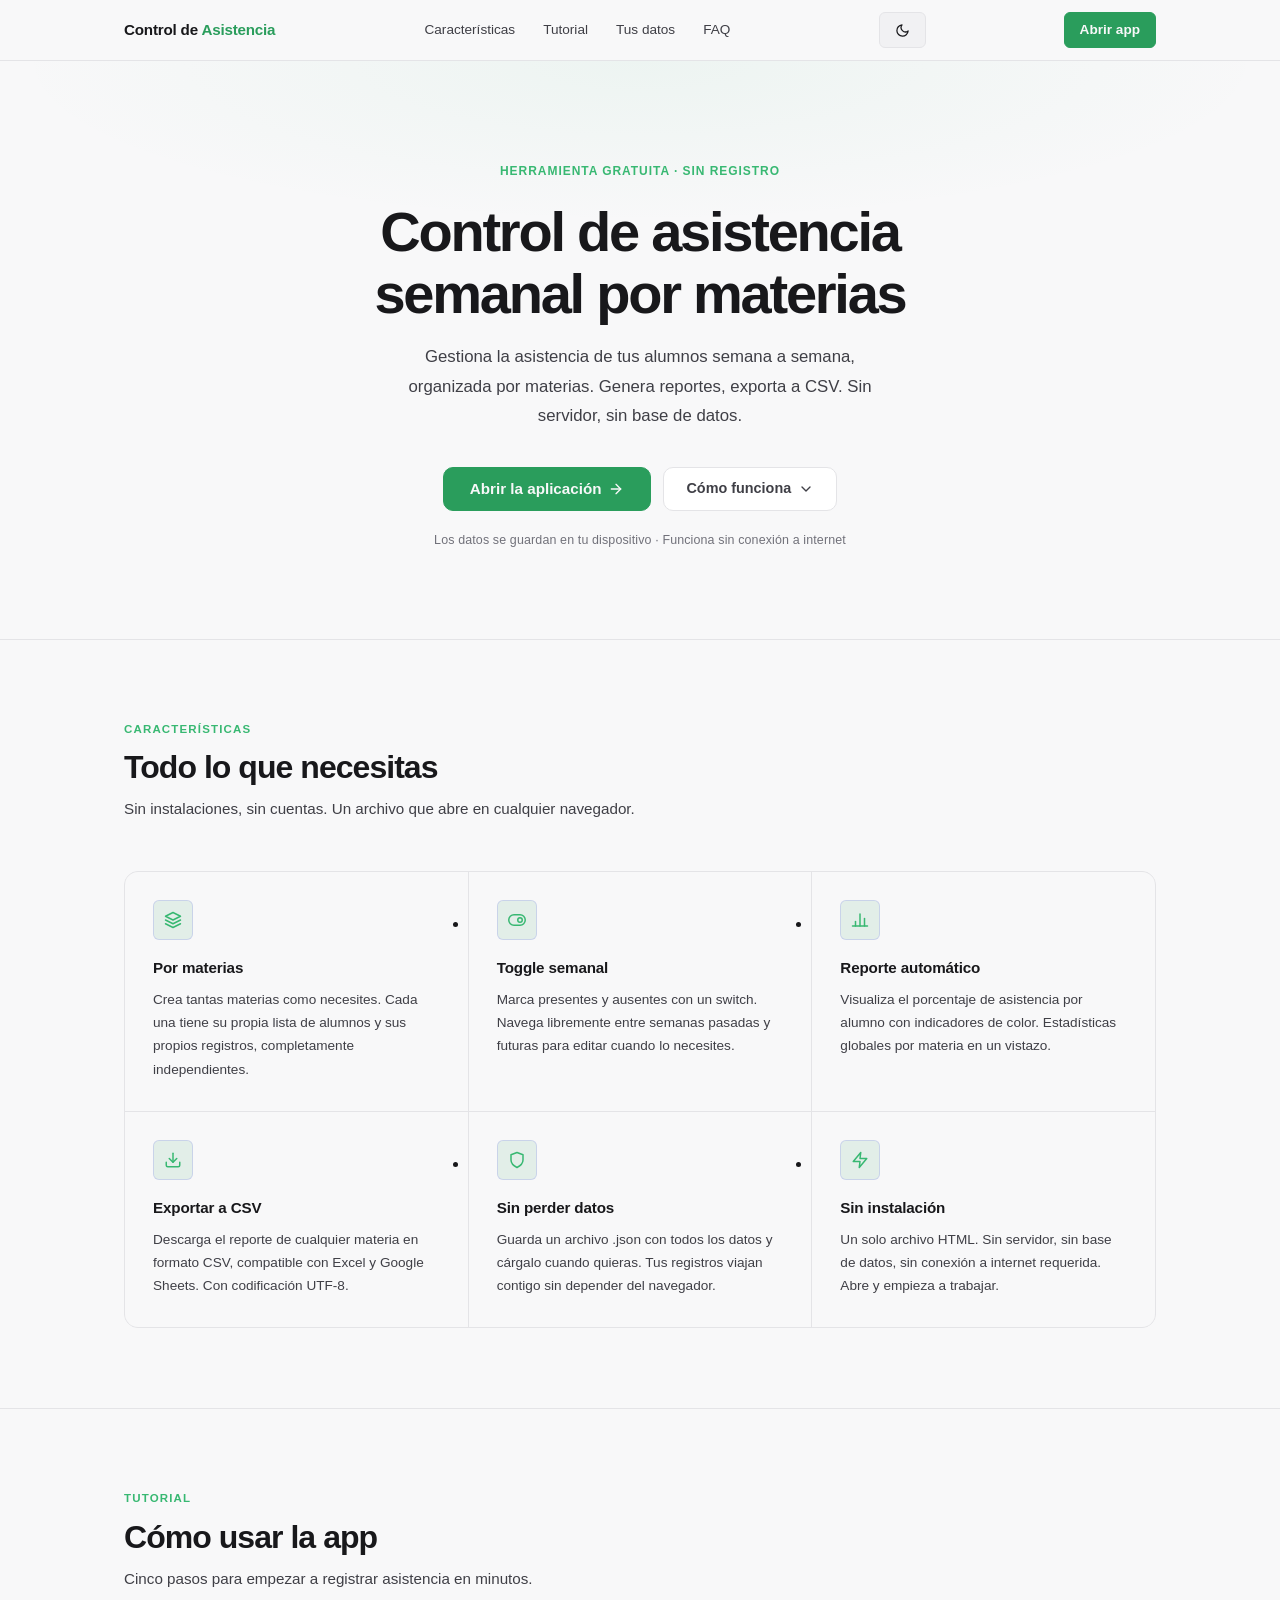
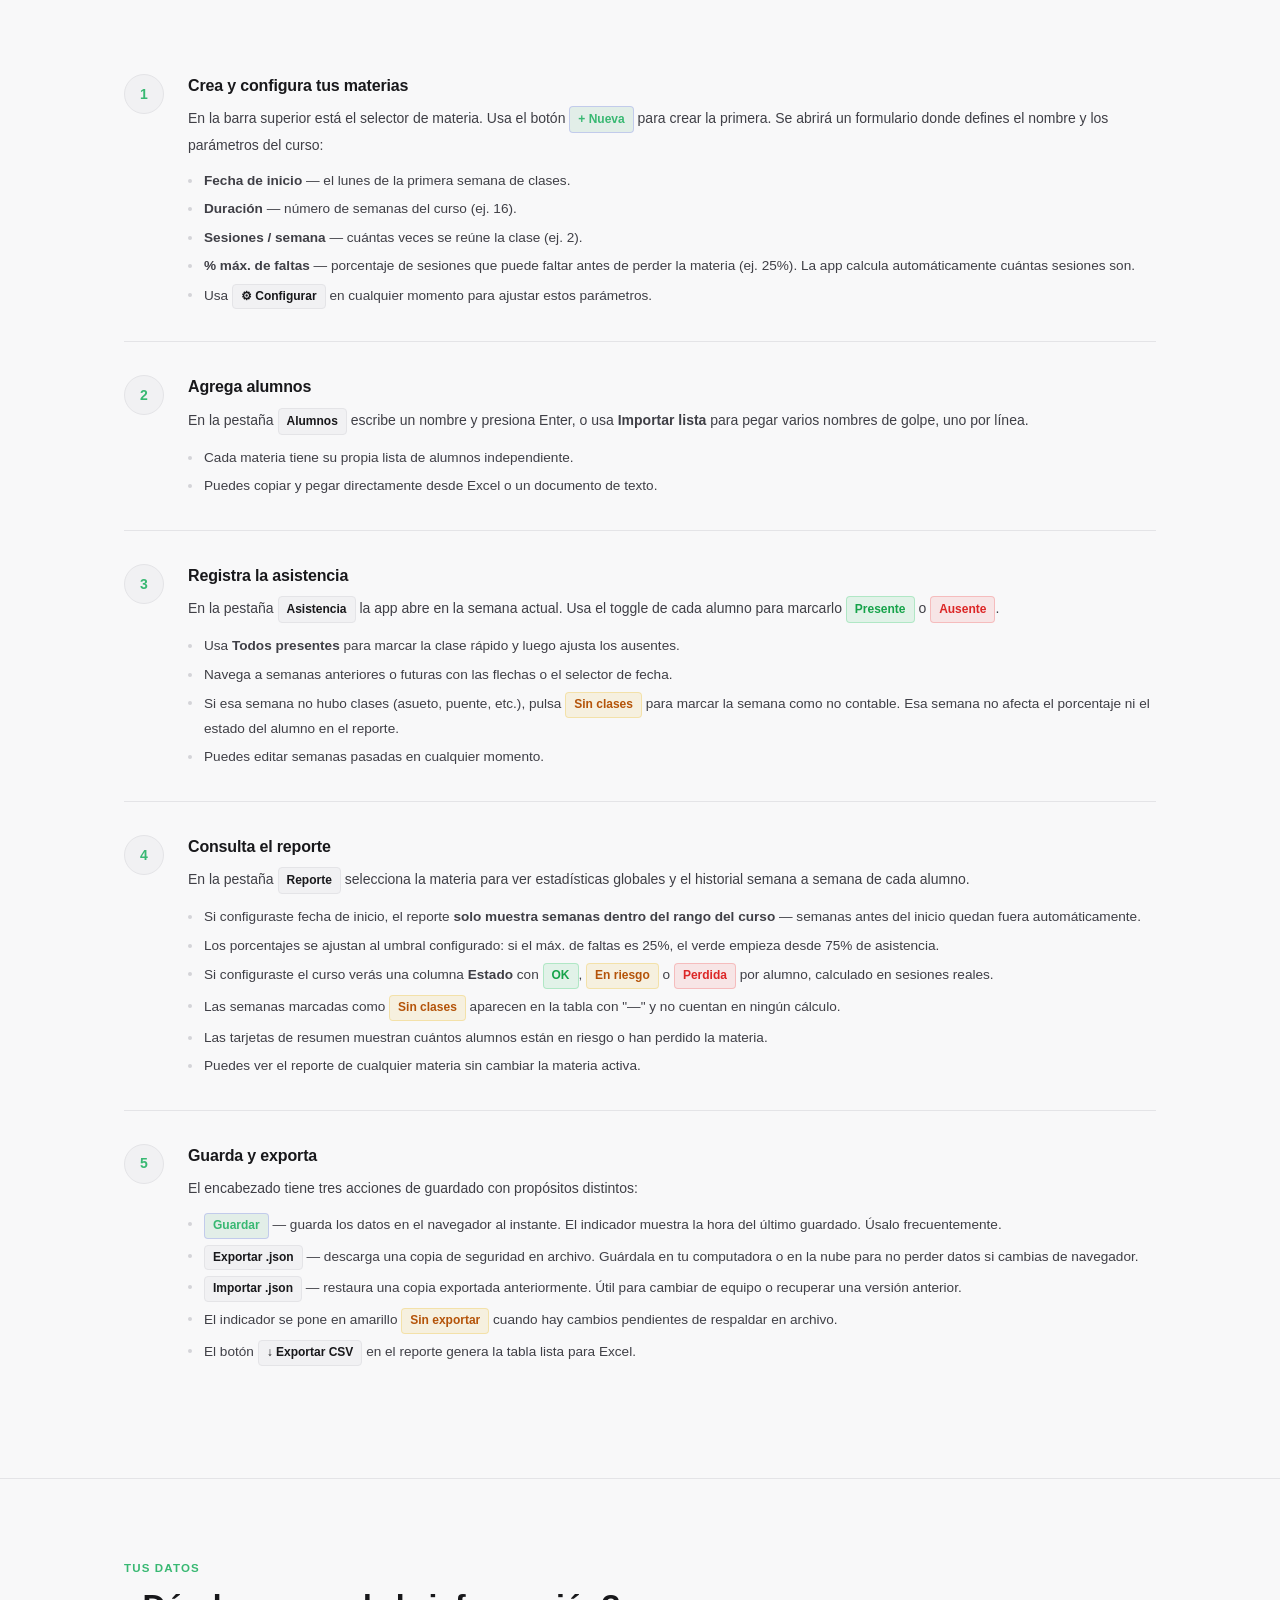
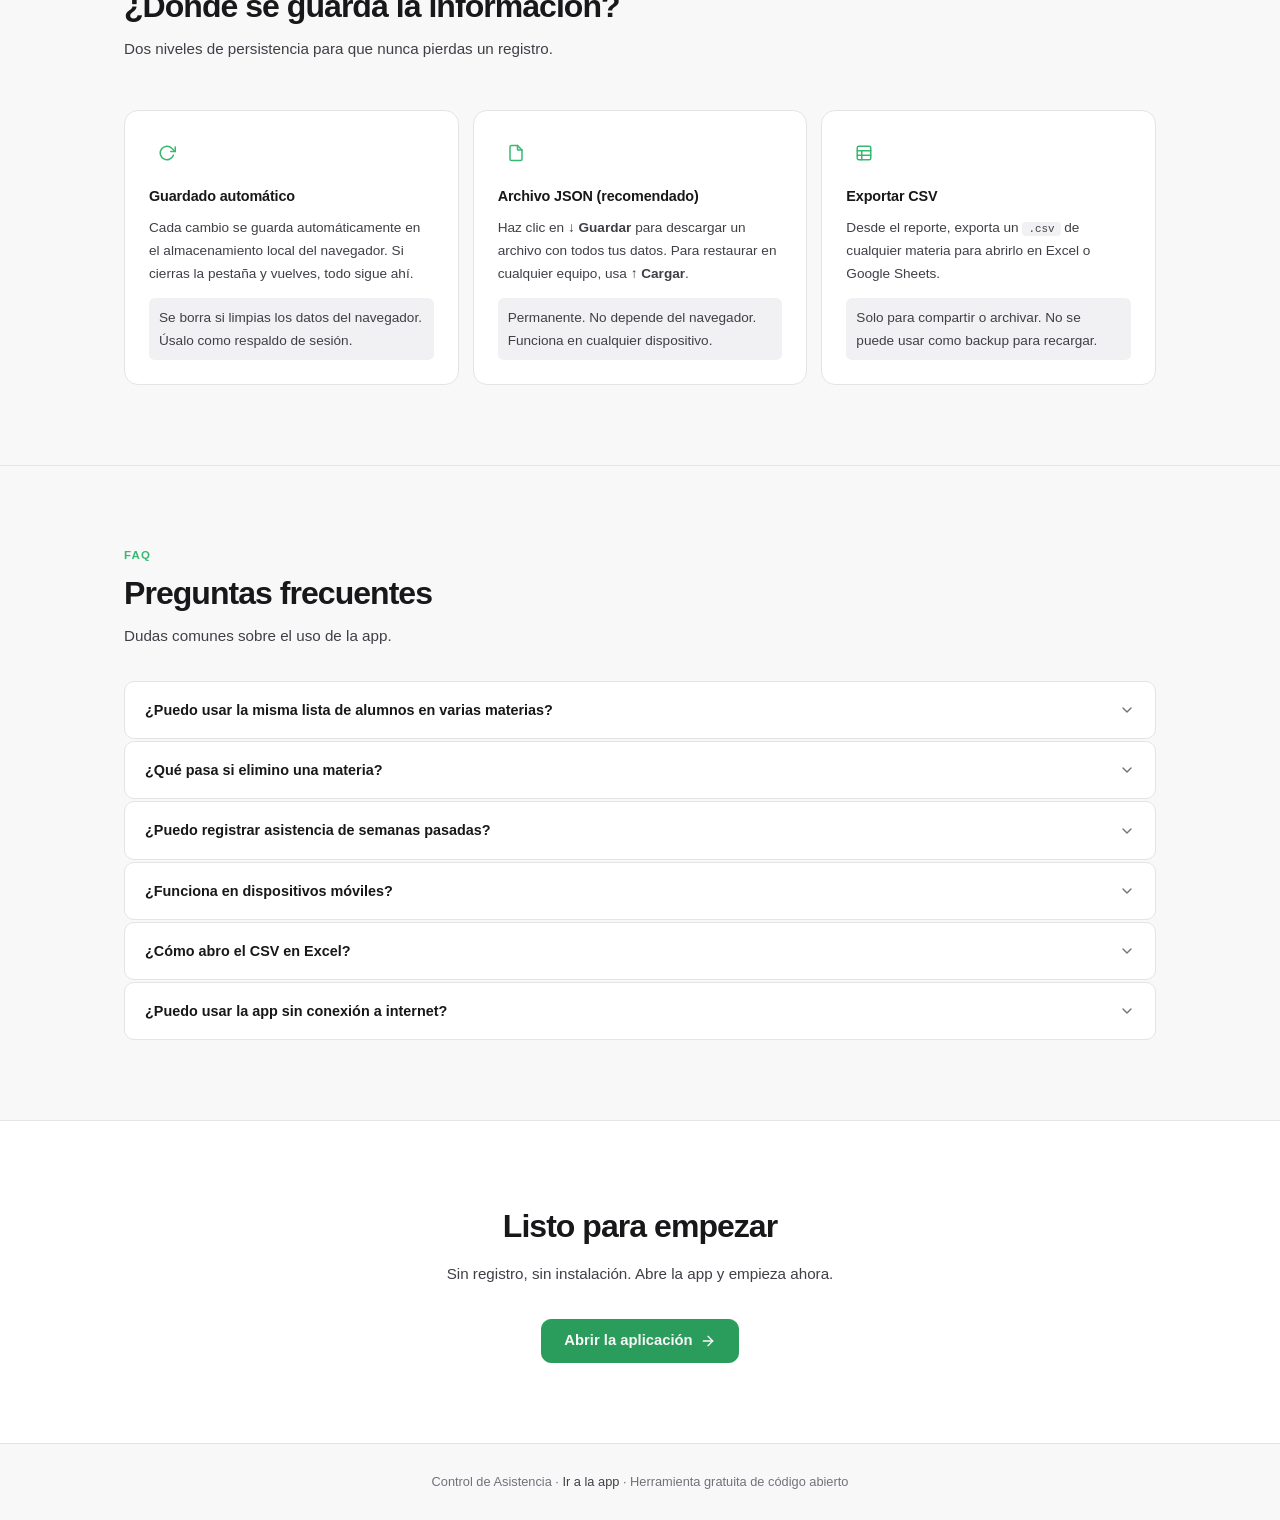
<file: index.html>
<!DOCTYPE html>
<html lang="es">
<head>
  <meta charset="UTF-8" />
  <meta name="viewport" content="width=device-width, initial-scale=1.0" />
  <meta name="description" content="Gestiona la asistencia de tus alumnos semana a semana por materias. Genera reportes automáticos y exporta a CSV. Sin registro, sin instalación." />
  <title>Control de Asistencia · Gestión semanal por materias</title>

  <script>!function(){var t=localStorage.getItem('theme');if(t==='light'||!t&&matchMedia('(prefers-color-scheme:light)').matches)document.documentElement.classList.add('light-mode')}()</script>
  <link rel="stylesheet" href="styles.css" />

  <style>
    /* ─── HEADER ──────────────────────────────────────────── */
    .site-header {
      position: sticky;
      top: 0;
      z-index: 100;
      background: rgba(9,9,11,.85);
      backdrop-filter: blur(12px);
      -webkit-backdrop-filter: blur(12px);
      border-bottom: 1px solid var(--border);
    }
    html.light-mode .site-header { background: rgba(248,248,249,.92); }
    .header-inner {
      max-width: 1080px;
      margin: 0 auto;
      padding: 0 24px;
      height: 60px;
      display: flex;
      align-items: center;
      justify-content: space-between;
      gap: 24px;
    }
    .site-logo {
      font-size: .95rem;
      font-weight: 700;
      letter-spacing: -.2px;
      white-space: nowrap;
    }
    .site-logo span { color: var(--accent); }

    .site-nav { display: flex; align-items: center; gap: 4px; }
    .nav-link {
      font-size: .85rem;
      font-weight: 500;
      color: var(--text-2);
      padding: 6px 12px;
      border-radius: var(--r-sm);
      transition: color .15s, background .15s;
    }
    .nav-link:hover { color: var(--text); background: var(--surface-2); }
    .nav-link:focus-visible { outline: 2px solid var(--accent); outline-offset: 2px; }

    /* header CTA usa el sistema .btn de styles.css */

    /* ─── HERO ────────────────────────────────────────────── */
    .hero {
      /* Tinte radial muy sutil — casi imperceptible */
      background: radial-gradient(ellipse 70% 40% at 50% 0%, rgba(60,184,120,.06) 0%, transparent 70%);
      border-bottom: 1px solid var(--border);
      padding: 96px 24px 88px;
      text-align: center;
    }
    .hero-eyebrow {
      display: inline-block;
      font-size: .75rem;
      font-weight: 600;
      letter-spacing: .08em;
      text-transform: uppercase;
      color: var(--accent-2);
      margin-bottom: 20px;
    }
    .hero h1 {
      font-size: clamp(2.2rem, 5.5vw, 3.5rem);
      font-weight: 800;
      letter-spacing: -.04em;
      line-height: 1.1;
      margin-bottom: 18px;
      color: var(--text);
    }
    .hero-desc {
      font-size: 1.05rem;
      color: var(--text-2);
      line-height: 1.75;
      max-width: 500px;
      margin: 0 auto 36px;
    }
    .hero-actions { display: flex; align-items: center; justify-content: center; gap: 12px; flex-wrap: wrap; }
    /* btn-primary y btn-secondary vienen de styles.css — aquí solo sobreescribimos tamaño para el hero */
    .hero-actions .btn-primary  { font-size: .95rem; padding: 12px 26px; }
    .hero-actions .btn-secondary { font-size: .9rem;  padding: 12px 22px; }
    .hero-note {
      margin-top: 20px;
      font-size: .78rem;
      color: var(--text-3);
      letter-spacing: .01em;
    }

    /* ─── SECTION WRAPPER ─────────────────────────────────── */
    .section {
      max-width: 1080px;
      margin: 0 auto;
      padding: 80px 24px;
    }
    .section-label {
      font-size: .72rem;
      font-weight: 700;
      letter-spacing: .1em;
      text-transform: uppercase;
      color: var(--accent-2);
      margin-bottom: 10px;
    }
    .section-title {
      font-size: clamp(1.5rem, 3vw, 2rem);
      font-weight: 800;
      letter-spacing: -.03em;
      line-height: 1.2;
      color: var(--text);
      margin-bottom: 10px;
    }
    .section-body {
      font-size: .95rem;
      color: var(--text-2);
      max-width: 520px;
      line-height: 1.75;
      margin-bottom: 48px;
    }
    hr.divider { border: none; border-top: 1px solid var(--border); }

    /* ─── FEATURES GRID ───────────────────────────────────── */
    .features-grid {
      display: grid;
      grid-template-columns: repeat(auto-fit, minmax(280px, 1fr));
      gap: 1px;
      background: var(--border);
      border: 1px solid var(--border);
      border-radius: var(--r-lg);
      overflow: hidden;
    }
    .feature-card {
      background: var(--bg);
      padding: 28px 28px 30px;
      transition: background .2s;
    }
    .feature-card:hover { background: var(--surface); }
    .feature-icon {
      width: 40px;
      height: 40px;
      border-radius: var(--r-sm);
      background: var(--accent-dim);
      border: 1px solid rgba(99,102,241,.2);
      display: flex;
      align-items: center;
      justify-content: center;
      color: var(--accent-2);
      margin-bottom: 16px;
    }
    .feature-icon svg { width: 18px; height: 18px; }
    .feature-card h3 {
      font-size: .95rem;
      font-weight: 700;
      color: var(--text);
      margin-bottom: 8px;
      letter-spacing: -.01em;
    }
    .feature-card p {
      font-size: .85rem;
      color: var(--text-2);
      line-height: 1.7;
    }

    /* ─── STEPS ───────────────────────────────────────────── */
    .steps { display: flex; flex-direction: column; gap: 0; }
    .step {
      display: grid;
      grid-template-columns: 40px 1fr;
      gap: 0 24px;
      padding: 32px 0;
      border-bottom: 1px solid var(--border);
      align-items: start;
    }
    .step:last-child { border-bottom: none; }
    .step-num {
      width: 40px;
      height: 40px;
      border-radius: 50%;
      background: var(--surface-2);
      border: 1px solid var(--border);
      display: flex;
      align-items: center;
      justify-content: center;
      font-size: .875rem;
      font-weight: 800;
      color: var(--accent-2);
      flex-shrink: 0;
      margin-top: 1px;
    }
    .step-body h3 {
      font-size: 1rem;
      font-weight: 700;
      color: var(--text);
      margin-bottom: 8px;
      letter-spacing: -.01em;
    }
    .step-body p {
      font-size: .875rem;
      color: var(--text-2);
      line-height: 1.75;
    }
    .step-body ul {
      margin-top: 12px;
      list-style: none;
      display: flex;
      flex-direction: column;
      gap: 6px;
    }
    .step-body li {
      font-size: .85rem;
      color: var(--text-2);
      line-height: 1.65;
      padding-left: 16px;
      position: relative;
    }
    .step-body li::before {
      content: '';
      position: absolute;
      left: 0;
      top: 9px;
      width: 4px;
      height: 4px;
      border-radius: 50%;
      background: var(--border-2);
    }
    .tag {
      display: inline-block;
      font-size: .75rem;
      font-weight: 600;
      padding: 2px 8px;
      border-radius: 4px;
      background: var(--surface-2);
      border: 1px solid var(--border);
      color: var(--text);
      white-space: nowrap;
    }
    .tag-accent { background: var(--accent-dim); border-color: rgba(99,102,241,.25); color: var(--accent-2); }
    .tag-green  { background: rgba(34,197,94,.1); border-color: rgba(34,197,94,.25); color: var(--present); }
    .tag-red    { background: rgba(239,68,68,.1); border-color: rgba(239,68,68,.25); color: var(--absent); }
    .tag-warn   { background: rgba(234,179,8,.1); border-color: rgba(234,179,8,.25); color: var(--warn); }

    /* ─── PERSIST GRID ────────────────────────────────────── */
    .persist-grid {
      display: grid;
      grid-template-columns: repeat(auto-fit, minmax(260px, 1fr));
      gap: 14px;
    }
    .persist-card {
      background: var(--surface);
      border: 1px solid var(--border);
      border-radius: var(--r-lg);
      padding: 24px;
      transition: border-color .2s;
    }
    .persist-card:hover { border-color: var(--border-2); }
    .persist-card-icon {
      width: 36px;
      height: 36px;
      border-radius: var(--r-sm);
      display: flex;
      align-items: center;
      justify-content: center;
      margin-bottom: 14px;
      color: var(--accent-2);
    }
    .persist-card-icon svg { width: 18px; height: 18px; }
    .persist-card h3 {
      font-size: .9rem;
      font-weight: 700;
      color: var(--text);
      margin-bottom: 8px;
      letter-spacing: -.01em;
    }
    .persist-card p {
      font-size: .85rem;
      color: var(--text-2);
      line-height: 1.7;
    }
    .persist-note {
      margin-top: 12px;
      font-size: .775rem;
      color: var(--text-3);
      background: var(--surface-2);
      border-radius: var(--r-sm);
      padding: 8px 10px;
      line-height: 1.5;
    }

    /* ─── FAQ ─────────────────────────────────────────────── */
    .faq { display: flex; flex-direction: column; gap: 2px; }
    .faq-item {
      background: var(--surface);
      border: 1px solid var(--border);
      border-radius: var(--r-md);
      overflow: hidden;
    }
    .faq-q {
      width: 100%;
      background: none;
      border: none;
      color: var(--text);
      font-family: inherit;
      font-size: .9rem;
      font-weight: 600;
      padding: 18px 20px;
      text-align: left;
      cursor: pointer;
      display: flex;
      justify-content: space-between;
      align-items: center;
      gap: 16px;
      line-height: 1.4;
      transition: background .15s;
    }
    .faq-q:hover { background: var(--surface-2); }
    .faq-q:focus-visible { outline: 2px solid var(--accent); outline-offset: -2px; }
    .faq-q svg {
      width: 16px;
      height: 16px;
      color: var(--text-3);
      flex-shrink: 0;
      transition: transform .2s;
    }
    .faq-item[data-open] .faq-q svg { transform: rotate(180deg); }
    .faq-a {
      display: none;
      padding: 4px 20px 20px;
      font-size: .875rem;
      color: var(--text-2);
      line-height: 1.75;
      border-top: 1px solid var(--border);
      padding-top: 16px;
    }
    .faq-item[data-open] .faq-a { display: block; }

    /* ─── CTA BOTTOM ──────────────────────────────────────── */
    .cta-section {
      background: var(--surface);
      border-top: 1px solid var(--border);
      border-bottom: 1px solid var(--border);
      padding: 80px 24px;
      text-align: center;
    }
    .cta-section h2 {
      font-size: clamp(1.5rem, 3vw, 2rem);
      font-weight: 800;
      letter-spacing: -.03em;
      margin-bottom: 10px;
    }
    .cta-section p {
      font-size: .95rem;
      color: var(--text-2);
      margin-bottom: 32px;
    }

    /* ─── FOOTER ──────────────────────────────────────────── */
    .site-footer {
      padding: 28px 24px;
      text-align: center;
      font-size: .8rem;
      color: var(--text-3);
    }
    .site-footer a {
      color: var(--text-2);
      text-decoration: none;
      transition: color .15s;
    }
    .site-footer a:hover { color: var(--text); }
    .site-footer a:focus-visible { outline: 2px solid var(--accent); outline-offset: 2px; border-radius: 3px; }

    /* ─── RESPONSIVE ──────────────────────────────────────── */
    @media (max-width: 680px) {
      .site-nav { display: none; }
      .hero { padding: 72px 20px 64px; }
      .step { grid-template-columns: 36px 1fr; gap: 0 16px; }
      .step-num { width: 36px; height: 36px; font-size: .8rem; }
    }
  </style>
</head>
<body>

  <!-- SVG icon sprite -->
  <svg xmlns="http://www.w3.org/2000/svg" style="display:none" aria-hidden="true" focusable="false">
    <symbol id="i-layers" viewBox="0 0 24 24" fill="none" stroke="currentColor" stroke-width="2" stroke-linecap="round" stroke-linejoin="round">
      <polygon points="12 2 2 7 12 12 22 7 12 2"/><polyline points="2 17 12 22 22 17"/><polyline points="2 12 12 17 22 12"/>
    </symbol>
    <symbol id="i-toggle" viewBox="0 0 24 24" fill="none" stroke="currentColor" stroke-width="2" stroke-linecap="round" stroke-linejoin="round">
      <rect x="1" y="5" width="22" height="14" rx="7"/><circle cx="16" cy="12" r="3"/>
    </symbol>
    <symbol id="i-chart" viewBox="0 0 24 24" fill="none" stroke="currentColor" stroke-width="2" stroke-linecap="round" stroke-linejoin="round">
      <line x1="18" y1="20" x2="18" y2="10"/><line x1="12" y1="20" x2="12" y2="4"/><line x1="6" y1="20" x2="6" y2="14"/><line x1="2" y1="20" x2="22" y2="20"/>
    </symbol>
    <symbol id="i-download" viewBox="0 0 24 24" fill="none" stroke="currentColor" stroke-width="2" stroke-linecap="round" stroke-linejoin="round">
      <path d="M21 15v4a2 2 0 0 1-2 2H5a2 2 0 0 1-2-2v-4"/><polyline points="7 10 12 15 17 10"/><line x1="12" y1="15" x2="12" y2="3"/>
    </symbol>
    <symbol id="i-shield" viewBox="0 0 24 24" fill="none" stroke="currentColor" stroke-width="2" stroke-linecap="round" stroke-linejoin="round">
      <path d="M12 22s8-4 8-10V5l-8-3-8 3v7c0 6 8 10 8 10z"/>
    </symbol>
    <symbol id="i-zap" viewBox="0 0 24 24" fill="none" stroke="currentColor" stroke-width="2" stroke-linecap="round" stroke-linejoin="round">
      <polygon points="13 2 3 14 12 14 11 22 21 10 12 10 13 2"/>
    </symbol>
    <symbol id="i-refresh" viewBox="0 0 24 24" fill="none" stroke="currentColor" stroke-width="2" stroke-linecap="round" stroke-linejoin="round">
      <polyline points="23 4 23 10 17 10"/><path d="M20.49 15a9 9 0 1 1-2.12-9.36L23 10"/>
    </symbol>
    <symbol id="i-file" viewBox="0 0 24 24" fill="none" stroke="currentColor" stroke-width="2" stroke-linecap="round" stroke-linejoin="round">
      <path d="M14 2H6a2 2 0 0 0-2 2v16a2 2 0 0 0 2 2h12a2 2 0 0 0 2-2V8z"/><polyline points="14 2 14 8 20 8"/>
    </symbol>
    <symbol id="i-table" viewBox="0 0 24 24" fill="none" stroke="currentColor" stroke-width="2" stroke-linecap="round" stroke-linejoin="round">
      <rect x="3" y="3" width="18" height="18" rx="2"/><line x1="3" y1="9" x2="21" y2="9"/><line x1="3" y1="15" x2="21" y2="15"/><line x1="9" y1="9" x2="9" y2="21"/>
    </symbol>
    <symbol id="i-chevron-down" viewBox="0 0 24 24" fill="none" stroke="currentColor" stroke-width="2" stroke-linecap="round" stroke-linejoin="round">
      <polyline points="6 9 12 15 18 9"/>
    </symbol>
    <symbol id="i-arrow-right" viewBox="0 0 24 24" fill="none" stroke="currentColor" stroke-width="2" stroke-linecap="round" stroke-linejoin="round">
      <line x1="5" y1="12" x2="19" y2="12"/><polyline points="12 5 19 12 12 19"/>
    </symbol>
    <symbol id="i-sun" viewBox="0 0 24 24" fill="none" stroke="currentColor" stroke-width="2" stroke-linecap="round" stroke-linejoin="round">
      <circle cx="12" cy="12" r="5"/><line x1="12" y1="1" x2="12" y2="3"/><line x1="12" y1="21" x2="12" y2="23"/><line x1="4.22" y1="4.22" x2="5.64" y2="5.64"/><line x1="18.36" y1="18.36" x2="19.78" y2="19.78"/><line x1="1" y1="12" x2="3" y2="12"/><line x1="21" y1="12" x2="23" y2="12"/><line x1="4.22" y1="19.78" x2="5.64" y2="18.36"/><line x1="18.36" y1="5.64" x2="19.78" y2="4.22"/>
    </symbol>
    <symbol id="i-moon" viewBox="0 0 24 24" fill="none" stroke="currentColor" stroke-width="2" stroke-linecap="round" stroke-linejoin="round">
      <path d="M21 12.79A9 9 0 1 1 11.21 3 7 7 0 0 0 21 12.79z"/>
    </symbol>
  </svg>

  <!-- Skip navigation -->
  <a class="skip-link" href="#main-content">Saltar al contenido principal</a>

  <!-- ─── HEADER ─────────────────────────────────────────── -->
  <header class="site-header" role="banner">
    <div class="header-inner">
      <a href="#" class="site-logo" aria-label="Control de Asistencia — inicio">
        Control de <span>Asistencia</span>
      </a>
      <nav class="site-nav" aria-label="Navegación principal">
        <a href="#caracteristicas" class="nav-link">Características</a>
        <a href="#tutorial"        class="nav-link">Tutorial</a>
        <a href="#datos"           class="nav-link">Tus datos</a>
        <a href="#faq"             class="nav-link">FAQ</a>
      </nav>
      <button id="theme-toggle" class="btn btn-ghost btn-sm" onclick="toggleTheme()" aria-label="Cambiar a modo claro" title="Cambiar a modo claro">
        <svg width="15" height="15" aria-hidden="true" focusable="false"><use href="#i-sun"/></svg>
      </button>
      <a href="asistencia.html" class="btn btn-primary btn-sm" aria-label="Abrir la aplicación de asistencia">
        Abrir app
      </a>
    </div>
  </header>

  <!-- ─── MAIN ──────────────────────────────────────────── -->
  <main id="main-content">

    <!-- HERO -->
    <section class="hero" aria-labelledby="hero-heading">
      <p class="hero-eyebrow" aria-hidden="true">Herramienta gratuita · Sin registro</p>
      <h1 id="hero-heading">
        Control de asistencia<br />semanal por materias
      </h1>
      <p class="hero-desc">
        Gestiona la asistencia de tus alumnos semana a semana, organizada por materias.
        Genera reportes, exporta a CSV. Sin servidor, sin base de datos.
      </p>
      <div class="hero-actions">
        <a href="asistencia.html" class="btn btn-primary">
          Abrir la aplicación
          <svg width="16" height="16" aria-hidden="true" focusable="false"><use href="#i-arrow-right"/></svg>
        </a>
        <a href="#tutorial" class="btn btn-secondary">
          Cómo funciona
          <svg width="16" height="16" aria-hidden="true" focusable="false"><use href="#i-chevron-down"/></svg>
        </a>
      </div>
      <p class="hero-note" aria-label="Datos guardados localmente, funciona sin conexión">
        Los datos se guardan en tu dispositivo · Funciona sin conexión a internet
      </p>
    </section>

    <!-- CARACTERÍSTICAS -->
    <section id="caracteristicas" class="section" aria-labelledby="features-heading">
      <p class="section-label" aria-hidden="true">Características</p>
      <h2 id="features-heading" class="section-title">Todo lo que necesitas</h2>
      <p class="section-body">
        Sin instalaciones, sin cuentas. Un archivo que abre en cualquier navegador.
      </p>

      <ul class="features-grid" role="list">
        <li class="feature-card">
          <div class="feature-icon" aria-hidden="true">
            <svg><use href="#i-layers"/></svg>
          </div>
          <h3>Por materias</h3>
          <p>Crea tantas materias como necesites. Cada una tiene su propia lista de alumnos y sus propios registros, completamente independientes.</p>
        </li>
        <li class="feature-card">
          <div class="feature-icon" aria-hidden="true">
            <svg><use href="#i-toggle"/></svg>
          </div>
          <h3>Toggle semanal</h3>
          <p>Marca presentes y ausentes con un switch. Navega libremente entre semanas pasadas y futuras para editar cuando lo necesites.</p>
        </li>
        <li class="feature-card">
          <div class="feature-icon" aria-hidden="true">
            <svg><use href="#i-chart"/></svg>
          </div>
          <h3>Reporte automático</h3>
          <p>Visualiza el porcentaje de asistencia por alumno con indicadores de color. Estadísticas globales por materia en un vistazo.</p>
        </li>
        <li class="feature-card">
          <div class="feature-icon" aria-hidden="true">
            <svg><use href="#i-download"/></svg>
          </div>
          <h3>Exportar a CSV</h3>
          <p>Descarga el reporte de cualquier materia en formato CSV, compatible con Excel y Google Sheets. Con codificación UTF-8.</p>
        </li>
        <li class="feature-card">
          <div class="feature-icon" aria-hidden="true">
            <svg><use href="#i-shield"/></svg>
          </div>
          <h3>Sin perder datos</h3>
          <p>Guarda un archivo .json con todos los datos y cárgalo cuando quieras. Tus registros viajan contigo sin depender del navegador.</p>
        </li>
        <li class="feature-card">
          <div class="feature-icon" aria-hidden="true">
            <svg><use href="#i-zap"/></svg>
          </div>
          <h3>Sin instalación</h3>
          <p>Un solo archivo HTML. Sin servidor, sin base de datos, sin conexión a internet requerida. Abre y empieza a trabajar.</p>
        </li>
      </ul>
    </section>

    <hr class="divider" />

    <!-- TUTORIAL -->
    <section id="tutorial" class="section" aria-labelledby="tutorial-heading">
      <p class="section-label" aria-hidden="true">Tutorial</p>
      <h2 id="tutorial-heading" class="section-title">Cómo usar la app</h2>
      <p class="section-body">Cinco pasos para empezar a registrar asistencia en minutos.</p>

      <ol class="steps" role="list" aria-label="Pasos de uso">

        <li class="step">
          <div class="step-num" aria-hidden="true">1</div>
          <div class="step-body">
            <h3>Crea y configura tus materias</h3>
            <p>En la barra superior está el selector de materia. Usa el botón <span class="tag tag-accent">+ Nueva</span> para crear la primera. Se abrirá un formulario donde defines el nombre y los parámetros del curso:</p>
            <ul>
              <li><strong>Fecha de inicio</strong> — el lunes de la primera semana de clases.</li>
              <li><strong>Duración</strong> — número de semanas del curso (ej. 16).</li>
              <li><strong>Sesiones / semana</strong> — cuántas veces se reúne la clase (ej. 2).</li>
              <li><strong>% máx. de faltas</strong> — porcentaje de sesiones que puede faltar antes de perder la materia (ej. 25%). La app calcula automáticamente cuántas sesiones son.</li>
              <li>Usa <span class="tag">⚙ Configurar</span> en cualquier momento para ajustar estos parámetros.</li>
            </ul>
          </div>
        </li>

        <li class="step">
          <div class="step-num" aria-hidden="true">2</div>
          <div class="step-body">
            <h3>Agrega alumnos</h3>
            <p>En la pestaña <span class="tag">Alumnos</span> escribe un nombre y presiona Enter, o usa <strong>Importar lista</strong> para pegar varios nombres de golpe, uno por línea.</p>
            <ul>
              <li>Cada materia tiene su propia lista de alumnos independiente.</li>
              <li>Puedes copiar y pegar directamente desde Excel o un documento de texto.</li>
            </ul>
          </div>
        </li>

        <li class="step">
          <div class="step-num" aria-hidden="true">3</div>
          <div class="step-body">
            <h3>Registra la asistencia</h3>
            <p>En la pestaña <span class="tag">Asistencia</span> la app abre en la semana actual. Usa el toggle de cada alumno para marcarlo <span class="tag tag-green">Presente</span> o <span class="tag tag-red">Ausente</span>.</p>
            <ul>
              <li>Usa <strong>Todos presentes</strong> para marcar la clase rápido y luego ajusta los ausentes.</li>
              <li>Navega a semanas anteriores o futuras con las flechas o el selector de fecha.</li>
              <li>Si esa semana no hubo clases (asueto, puente, etc.), pulsa <span class="tag tag-warn">Sin clases</span> para marcar la semana como no contable. Esa semana no afecta el porcentaje ni el estado del alumno en el reporte.</li>
              <li>Puedes editar semanas pasadas en cualquier momento.</li>
            </ul>
          </div>
        </li>

        <li class="step">
          <div class="step-num" aria-hidden="true">4</div>
          <div class="step-body">
            <h3>Consulta el reporte</h3>
            <p>En la pestaña <span class="tag">Reporte</span> selecciona la materia para ver estadísticas globales y el historial semana a semana de cada alumno.</p>
            <ul>
              <li>Si configuraste fecha de inicio, el reporte <strong>solo muestra semanas dentro del rango del curso</strong> — semanas antes del inicio quedan fuera automáticamente.</li>
              <li>Los porcentajes se ajustan al umbral configurado: si el máx. de faltas es 25%, el verde empieza desde 75% de asistencia.</li>
              <li>Si configuraste el curso verás una columna <strong>Estado</strong> con <span class="tag tag-green">OK</span>, <span class="tag tag-warn">En riesgo</span> o <span class="tag tag-red">Perdida</span> por alumno, calculado en sesiones reales.</li>
              <li>Las semanas marcadas como <span class="tag tag-warn">Sin clases</span> aparecen en la tabla con "—" y no cuentan en ningún cálculo.</li>
              <li>Las tarjetas de resumen muestran cuántos alumnos están en riesgo o han perdido la materia.</li>
              <li>Puedes ver el reporte de cualquier materia sin cambiar la materia activa.</li>
            </ul>
          </div>
        </li>

        <li class="step">
          <div class="step-num" aria-hidden="true">5</div>
          <div class="step-body">
            <h3>Guarda y exporta</h3>
            <p>El encabezado tiene tres acciones de guardado con propósitos distintos:</p>
            <ul>
              <li><span class="tag tag-accent">Guardar</span> — guarda los datos en el navegador al instante. El indicador muestra la hora del último guardado. Úsalo frecuentemente.</li>
              <li><span class="tag">Exportar .json</span> — descarga una copia de seguridad en archivo. Guárdala en tu computadora o en la nube para no perder datos si cambias de navegador.</li>
              <li><span class="tag">Importar .json</span> — restaura una copia exportada anteriormente. Útil para cambiar de equipo o recuperar una versión anterior.</li>
              <li>El indicador se pone en amarillo <span class="tag tag-warn">Sin exportar</span> cuando hay cambios pendientes de respaldar en archivo.</li>
              <li>El botón <span class="tag">↓ Exportar CSV</span> en el reporte genera la tabla lista para Excel.</li>
            </ul>
          </div>
        </li>

      </ol>
    </section>

    <hr class="divider" />

    <!-- PERSISTENCIA -->
    <section id="datos" class="section" aria-labelledby="persist-heading">
      <p class="section-label" aria-hidden="true">Tus datos</p>
      <h2 id="persist-heading" class="section-title">¿Dónde se guarda la información?</h2>
      <p class="section-body">Dos niveles de persistencia para que nunca pierdas un registro.</p>

      <div class="persist-grid" role="list">
        <div class="persist-card" role="listitem">
          <div class="persist-card-icon" aria-hidden="true">
            <svg><use href="#i-refresh"/></svg>
          </div>
          <h3>Guardado automático</h3>
          <p>Cada cambio se guarda automáticamente en el almacenamiento local del navegador. Si cierras la pestaña y vuelves, todo sigue ahí.</p>
          <p class="persist-note">Se borra si limpias los datos del navegador. Úsalo como respaldo de sesión.</p>
        </div>
        <div class="persist-card" role="listitem">
          <div class="persist-card-icon" aria-hidden="true">
            <svg><use href="#i-file"/></svg>
          </div>
          <h3>Archivo JSON (recomendado)</h3>
          <p>Haz clic en <strong>↓ Guardar</strong> para descargar un archivo con todos tus datos. Para restaurar en cualquier equipo, usa <strong>↑ Cargar</strong>.</p>
          <p class="persist-note">Permanente. No depende del navegador. Funciona en cualquier dispositivo.</p>
        </div>
        <div class="persist-card" role="listitem">
          <div class="persist-card-icon" aria-hidden="true">
            <svg><use href="#i-table"/></svg>
          </div>
          <h3>Exportar CSV</h3>
          <p>Desde el reporte, exporta un <code style="font-size:.8em;background:var(--surface-2);padding:1px 6px;border-radius:4px;font-family:monospace">.csv</code> de cualquier materia para abrirlo en Excel o Google Sheets.</p>
          <p class="persist-note">Solo para compartir o archivar. No se puede usar como backup para recargar.</p>
        </div>
      </div>
    </section>

    <hr class="divider" />

    <!-- FAQ -->
    <section id="faq" class="section" aria-labelledby="faq-heading">
      <p class="section-label" aria-hidden="true">FAQ</p>
      <h2 id="faq-heading" class="section-title">Preguntas frecuentes</h2>
      <p class="section-body" style="margin-bottom:32px">Dudas comunes sobre el uso de la app.</p>

      <div class="faq" role="list">

        <div class="faq-item" role="listitem">
          <button
            class="faq-q"
            aria-expanded="false"
            aria-controls="faq-a1"
            onclick="toggleFaq(this)">
            ¿Puedo usar la misma lista de alumnos en varias materias?
            <svg aria-hidden="true" focusable="false"><use href="#i-chevron-down"/></svg>
          </button>
          <div class="faq-a" id="faq-a1" role="region">
            No automáticamente, pero puedes copiar la lista: en la materia original ve a <strong>Alumnos</strong>, copia los nombres, cambia de materia y usa <strong>Importar lista</strong> para pegarlos.
          </div>
        </div>

        <div class="faq-item" role="listitem">
          <button
            class="faq-q"
            aria-expanded="false"
            aria-controls="faq-a2"
            onclick="toggleFaq(this)">
            ¿Qué pasa si elimino una materia?
            <svg aria-hidden="true" focusable="false"><use href="#i-chevron-down"/></svg>
          </button>
          <div class="faq-a" id="faq-a2" role="region">
            Se elimina permanentemente con todos sus alumnos y registros. La app siempre pide confirmación antes. Exporta el CSV antes si necesitas conservar los datos.
          </div>
        </div>

        <div class="faq-item" role="listitem">
          <button
            class="faq-q"
            aria-expanded="false"
            aria-controls="faq-a3"
            onclick="toggleFaq(this)">
            ¿Puedo registrar asistencia de semanas pasadas?
            <svg aria-hidden="true" focusable="false"><use href="#i-chevron-down"/></svg>
          </button>
          <div class="faq-a" id="faq-a3" role="region">
            Sí. Usa las flechas para navegar a cualquier semana pasada o futura, o usa el selector de fecha para saltar directamente a la semana que necesites.
          </div>
        </div>

        <div class="faq-item" role="listitem">
          <button
            class="faq-q"
            aria-expanded="false"
            aria-controls="faq-a4"
            onclick="toggleFaq(this)">
            ¿Funciona en dispositivos móviles?
            <svg aria-hidden="true" focusable="false"><use href="#i-chevron-down"/></svg>
          </button>
          <div class="faq-a" id="faq-a4" role="region">
            Sí, el diseño es responsivo y funciona en navegadores móviles. Para mejor experiencia, especialmente con tablas de reportes, se recomienda usarla en una pantalla más amplia.
          </div>
        </div>

        <div class="faq-item" role="listitem">
          <button
            class="faq-q"
            aria-expanded="false"
            aria-controls="faq-a5"
            onclick="toggleFaq(this)">
            ¿Cómo abro el CSV en Excel?
            <svg aria-hidden="true" focusable="false"><use href="#i-chevron-down"/></svg>
          </button>
          <div class="faq-a" id="faq-a5" role="region">
            El CSV se exporta con codificación UTF-8 con BOM, que Excel detecta automáticamente. Solo abre el archivo descargado o arrástralo a una hoja de Google Sheets.
          </div>
        </div>

        <div class="faq-item" role="listitem">
          <button
            class="faq-q"
            aria-expanded="false"
            aria-controls="faq-a6"
            onclick="toggleFaq(this)">
            ¿Puedo usar la app sin conexión a internet?
            <svg aria-hidden="true" focusable="false"><use href="#i-chevron-down"/></svg>
          </button>
          <div class="faq-a" id="faq-a6" role="region">
            Sí. Una vez cargada, funciona completamente sin conexión. También puedes descargar el archivo <code style="font-size:.85em;background:var(--surface-2);padding:1px 6px;border-radius:4px;font-family:monospace">asistencia.html</code> y abrirlo directamente desde tu computadora.
          </div>
        </div>

      </div>
    </section>

    <!-- CTA BOTTOM -->
    <div class="cta-section">
      <h2>Listo para empezar</h2>
      <p>Sin registro, sin instalación. Abre la app y empieza ahora.</p>
      <a href="asistencia.html" class="btn btn-primary" aria-label="Abrir la aplicación de control de asistencia">
        Abrir la aplicación
        <svg width="16" height="16" aria-hidden="true" focusable="false"><use href="#i-arrow-right"/></svg>
      </a>
    </div>

  </main>

  <!-- ─── FOOTER ─────────────────────────────────────────── -->
  <footer class="site-footer" role="contentinfo">
    <p>Control de Asistencia · <a href="asistencia.html">Ir a la app</a> · Herramienta gratuita de código abierto</p>
  </footer>

  <script>
    function toggleTheme() {
      const isLight = document.documentElement.classList.toggle('light-mode');
      localStorage.setItem('theme', isLight ? 'light' : 'dark');
      updateThemeBtn();
    }
    function updateThemeBtn() {
      const isLight = document.documentElement.classList.contains('light-mode');
      const btn = document.getElementById('theme-toggle');
      if (!btn) return;
      btn.querySelector('use').setAttribute('href', isLight ? '#i-moon' : '#i-sun');
      const lbl = isLight ? 'Cambiar a modo oscuro' : 'Cambiar a modo claro';
      btn.setAttribute('aria-label', lbl);
      btn.title = lbl;
    }
    updateThemeBtn();

    function toggleFaq(btn) {
      const item    = btn.closest('.faq-item');
      const isOpen  = item.hasAttribute('data-open');
      const content = document.getElementById(btn.getAttribute('aria-controls'));

      item.toggleAttribute('data-open', !isOpen);
      btn.setAttribute('aria-expanded', String(!isOpen));
    }

    // Cerrar FAQ con Escape cuando el botón tiene foco
    document.querySelectorAll('.faq-q').forEach(btn => {
      btn.addEventListener('keydown', e => {
        if (e.key === 'Escape') {
          const item = btn.closest('.faq-item');
          if (item.hasAttribute('data-open')) {
            item.removeAttribute('data-open');
            btn.setAttribute('aria-expanded', 'false');
            btn.focus();
          }
        }
      });
    });
  </script>

</body>
</html>
</file>
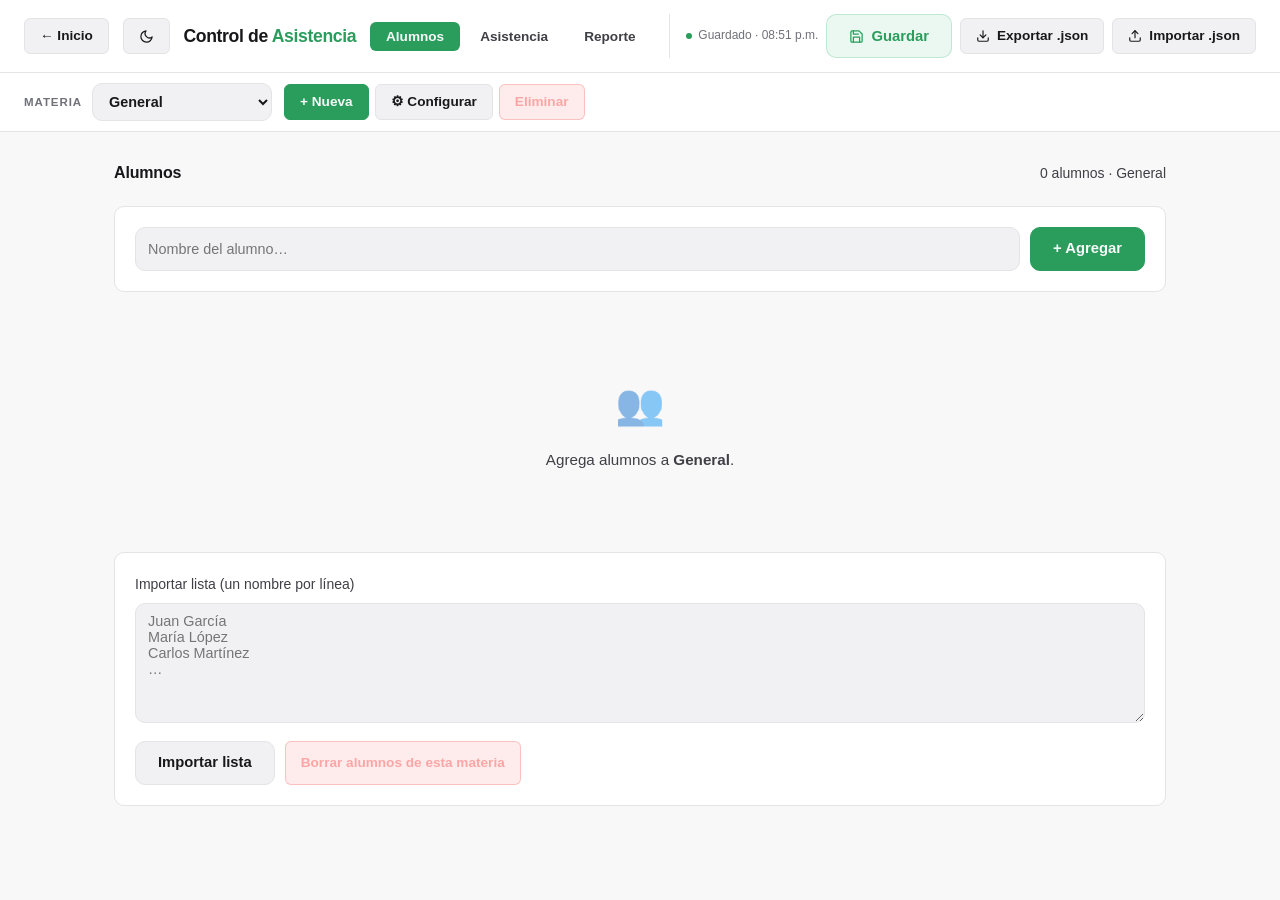
<file: asistencia.html>
<!DOCTYPE html>
<html lang="es">
<head>
  <meta charset="UTF-8" />
  <meta name="viewport" content="width=device-width, initial-scale=1.0" />
  <meta name="description" content="Gestiona la asistencia de tus alumnos semana a semana por materias." />
  <title>Control de Asistencia · App</title>
  <script>!function(){var t=localStorage.getItem('theme');if(t==='light'||!t&&matchMedia('(prefers-color-scheme:light)').matches)document.documentElement.classList.add('light-mode')}()</script>
  <link rel="stylesheet" href="styles.css" />
  <style>
    /* ── App shell ─────────────────────────────────────── */
    body { min-height: 100vh; display: flex; flex-direction: column; }

    header {
      background: var(--surface);
      border-bottom: 1px solid var(--border);
      padding: 14px 24px;
      display: flex;
      align-items: center;
      justify-content: space-between;
      gap: 12px;
      position: sticky;
      top: 0;
      z-index: 100;
    }
    header h1 { font-size: 1.1rem; font-weight: 700; white-space: nowrap; letter-spacing: -.02em; }
    header h1 span { color: var(--accent); }

    /* ── Tabs ──────────────────────────────────────────── */
    .tabs { display: flex; gap: 4px; }
    .tab-btn {
      padding: 7px 16px;
      border-radius: var(--r-sm);
      border: none;
      cursor: pointer;
      font-family: inherit;
      font-size: .85rem;
      font-weight: 600;
      background: transparent;
      color: var(--text-2);
      transition: background .15s, color .15s;
    }
    /* texto oscuro sobre verde — contraste ~9.6:1 */
    .tab-btn.active { background: var(--accent); color: var(--bg); }
    .tab-btn:hover:not(.active) { background: var(--surface-2); color: var(--text); }
    .tab-btn:focus-visible { outline: 2px solid var(--accent); outline-offset: 2px; }

    /* ── File actions ──────────────────────────────────── */
    .file-actions {
      display: flex;
      align-items: center;
      gap: 8px;
      border-left: 1px solid var(--border);
      padding-left: 16px;
      margin-left: 4px;
    }
    .save-status {
      display: flex;
      align-items: center;
      gap: 6px;
      font-size: .75rem;
      color: var(--text-3);
      white-space: nowrap;
    }
    .save-status::before {
      content: '';
      width: 6px;
      height: 6px;
      border-radius: 50%;
      background: var(--accent);
      flex-shrink: 0;
      transition: background .3s;
    }
    .save-status.dirty::before { background: var(--warn); }
    #save-indicator { font-size: .75rem; }

    /* ── Materia bar ───────────────────────────────────── */
    .materia-bar {
      background: var(--surface);
      border-bottom: 1px solid var(--border);
      padding: 10px 24px;
      display: flex;
      align-items: center;
      gap: 10px;
      flex-wrap: wrap;
      position: sticky;
      top: 57px;
      z-index: 99;
    }
    .materia-bar-label {
      font-size: .72rem;
      font-weight: 700;
      color: var(--text-3);
      text-transform: uppercase;
      letter-spacing: .08em;
      white-space: nowrap;
    }
    /* Override global select width dentro de materia-bar */
    #materia-select {
      width: auto;
      min-width: 180px;
      max-width: 320px;
      font-weight: 600;
      cursor: pointer;
    }
    .materia-actions { display: flex; gap: 6px; margin-left: 2px; }

    /* ── Main layout ───────────────────────────────────── */
    main {
      flex: 1;
      padding: 28px 24px;
      max-width: 1100px;
      width: 100%;
      margin: 0 auto;
    }
    .view { display: none; }
    .view.active { display: block; }

    .section-header {
      display: flex;
      align-items: center;
      justify-content: space-between;
      margin-bottom: 20px;
    }
    .section-title { font-size: 1rem; font-weight: 700; letter-spacing: -.01em; }

    /* ── Alumnos ───────────────────────────────────────── */
    .add-form { display: grid; grid-template-columns: 1fr auto; gap: 10px; }
    .student-list { display: flex; flex-direction: column; gap: 8px; }
    .student-item {
      display: flex;
      align-items: center;
      justify-content: space-between;
      background: var(--surface-2);
      border: 1px solid var(--border);
      border-radius: var(--r-md);
      padding: 12px 16px;
      animation: fadeIn .2s ease;
    }
    .student-item span { display: flex; align-items: center; gap: 10px; font-weight: 500; }
    .student-num {
      background: var(--surface);
      color: var(--text-3);
      font-size: .72rem;
      padding: 2px 7px;
      border-radius: 99px;
    }
    .import-section { margin-top: 24px; padding-top: 20px; border-top: 1px solid var(--border); }
    .import-section label { display: block; margin-bottom: 8px; font-size: .875rem; color: var(--text-2); }

    /* ── Asistencia ────────────────────────────────────── */
    .week-nav {
      display: flex;
      align-items: center;
      gap: 12px;
      background: var(--surface);
      border: 1px solid var(--border);
      border-radius: var(--r-md);
      padding: 14px 20px;
      margin-bottom: 20px;
      justify-content: space-between;
    }
    .week-info { text-align: center; }
    .week-label { font-size: 1rem; font-weight: 700; letter-spacing: -.02em; }
    .week-date  { font-size: .8rem; color: var(--text-2); margin-top: 2px; }
    .week-stat  { font-size: .8rem; color: var(--text-2); }
    .progress-bar-wrap {
      background: var(--surface-2);
      border-radius: 99px;
      height: 5px;
      margin-top: 8px;
      overflow: hidden;
    }
    .progress-bar {
      height: 100%;
      background: var(--accent);
      border-radius: 99px;
      transition: width .3s;
    }

    .attendance-grid { display: flex; flex-direction: column; gap: 6px; }
    .att-row {
      display: flex;
      align-items: center;
      justify-content: space-between;
      background: var(--surface);
      border: 1px solid var(--border);
      border-radius: var(--r-md);
      padding: 14px 18px;
      transition: border-color .15s;
    }
    .att-row.present { border-color: var(--present); }
    .att-row.absent  { border-color: var(--absent); }
    .att-name { font-weight: 500; display: flex; align-items: center; gap: 10px; }
    .att-name .idx { color: var(--text-3); font-size: .8rem; }

    .toggle-wrap { display: flex; align-items: center; gap: 12px; }
    .toggle-label {
      font-size: .8rem;
      font-weight: 600;
      min-width: 58px;
      text-align: right;
      letter-spacing: .01em;
    }
    .toggle-label.present-txt { color: var(--present); }
    .toggle-label.absent-txt  { color: var(--absent); }

    .toggle { position: relative; width: 52px; height: 28px; }
    .toggle input { opacity: 0; width: 0; height: 0; }
    .slider {
      position: absolute;
      inset: 0;
      background: var(--absent);
      border-radius: 99px;
      cursor: pointer;
      transition: background .2s;
    }
    .slider::before {
      content: '';
      position: absolute;
      width: 22px; height: 22px;
      left: 3px; top: 3px;
      background: #fff;
      border-radius: 50%;
      transition: transform .2s;
    }
    .toggle input:checked + .slider { background: var(--present); }
    .toggle input:checked + .slider::before { transform: translateX(24px); }
    /* Focus visible en el toggle */
    .toggle input:focus-visible + .slider {
      outline: 2px solid var(--accent);
      outline-offset: 2px;
    }

    .bulk-actions { display: flex; gap: 8px; margin-bottom: 16px; flex-wrap: wrap; }

    /* ── Reporte ────────────────────────────────────────── */
    .report-materia-header {
      display: flex;
      align-items: center;
      gap: 12px;
      background: var(--surface);
      border: 1px solid var(--border);
      border-radius: var(--r-md);
      padding: 14px 20px;
      margin-bottom: 20px;
    }
    .report-materia-name { font-size: 1.15rem; font-weight: 800; letter-spacing: -.02em; }
    .report-materia-sub  { font-size: .8rem; color: var(--text-2); margin-top: 2px; }

    .stats-grid {
      display: grid;
      grid-template-columns: repeat(auto-fit, minmax(150px, 1fr));
      gap: 12px;
      margin-bottom: 20px;
    }
    .stat-card {
      background: var(--surface);
      border: 1px solid var(--border);
      border-radius: var(--r-md);
      padding: 18px;
      text-align: center;
    }
    .stat-val { font-size: 2rem; font-weight: 800; color: var(--accent); letter-spacing: -.04em; }
    .stat-lbl { font-size: .78rem; color: var(--text-2); margin-top: 4px; }

    .table-wrap { overflow-x: auto; }
    table { width: 100%; border-collapse: collapse; font-size: .875rem; }
    thead tr { background: var(--surface-2); }
    thead th {
      padding: 11px 14px;
      text-align: left;
      font-weight: 700;
      color: var(--text-2);
      font-size: .75rem;
      text-transform: uppercase;
      letter-spacing: .06em;
      border-bottom: 1px solid var(--border);
      white-space: nowrap;
    }
    tbody tr:hover { background: rgba(60, 184, 120, .04); }
    tbody td { padding: 11px 14px; border-bottom: 1px solid var(--border); }
    .cell-present { color: var(--present); font-weight: 700; text-align: center; }
    .cell-absent  { color: var(--absent);  font-weight: 700; text-align: center; }
    .cell-pct     { font-weight: 700; text-align: center; }
    td.week-cell  { text-align: center; font-size: .8rem; }
    .dot-present  { color: var(--present); }
    .dot-absent   { color: var(--absent); }
    .dot-none     { color: var(--border); }

    .report-controls {
      display: flex;
      align-items: center;
      gap: 10px;
      flex-wrap: wrap;
      margin-bottom: 20px;
    }
    /* Override global select dentro de report-controls */
    #report-materia-picker { width: auto; font-weight: 600; cursor: pointer; }

    /* ── Disabled nav button ─────────────────────────────── */
    .btn:disabled { opacity: .35; cursor: not-allowed; pointer-events: none; }

    /* ── No-class week ───────────────────────────────────── */
    .noclass-active { background: rgba(234,179,8,.15) !important; color: var(--warn) !important; border-color: rgba(234,179,8,.3) !important; }
    .dot-noclass { color: var(--text-3); font-size: .85rem; }

    /* ── Multi-session attendance ────────────────────────── */
    .att-row.partial { border-color: var(--warn); }
    .sessions-wrap { display: flex; gap: 14px; align-items: center; flex-wrap: wrap; }
    .session-item  { display: flex; flex-direction: column; align-items: center; gap: 3px; }
    .session-lbl   { font-size: .68rem; font-weight: 700; color: var(--text-3); letter-spacing: .04em; text-transform: uppercase; }
    .dot-partial   { color: var(--warn); font-weight: 700; }

    /* ── Report: current week column highlight ───────────── */
    .cur-wk { background: rgba(60,184,120,.09) !important; }
    thead .cur-wk { color: var(--accent) !important; background: rgba(60,184,120,.14) !important; border-bottom: 2px solid var(--accent) !important; }

    /* ── Report week navigator ───────────────────────────── */
    .report-week-nav {
      display: flex;
      align-items: center;
      gap: 12px;
      background: var(--surface);
      border: 1px solid var(--border);
      border-radius: var(--r-md);
      padding: 12px 20px;
      margin-bottom: 16px;
    }
    .report-week-nav-info { flex: 1; text-align: center; font-weight: 700; font-size: .875rem; }

    /* ── Responsive ─────────────────────────────────────── */

    /* Tablet: hide save status text to save space */
    @media (max-width: 860px) {
      .save-status { display: none; }
    }

    @media (max-width: 640px) {

      /* ── Header ──────────────────────────────────────────
         Row 1: ← Inicio  |  título (flex:1)  |  ☀
         Row 2: Alumnos · Asistencia · Reporte (full width)
         Row 3: Guardar · Exportar · Importar  (full width)  */
      header {
        flex-wrap: wrap;
        padding: 10px 14px;
        gap: 6px;
        justify-content: flex-start;
      }
      header h1 {
        flex: 1;
        text-align: center;
        font-size: .95rem;
        /* keep h1 in row 1 between back btn and theme toggle */
      }
      .tabs {
        width: 100%;
        gap: 3px;
      }
      .tab-btn {
        flex: 1;
        text-align: center;
        padding: 9px 4px;
        font-size: .78rem;
      }
      .file-actions {
        width: 100%;
        border-left: none;
        padding-left: 0;
        margin-left: 0;
        border-top: 1px solid var(--border);
        padding-top: 8px;
        flex-wrap: wrap;
        gap: 6px;
      }
      .file-actions .btn {
        font-size: .8rem;
        padding: 8px 12px;
        min-height: 36px;
      }

      /* ── Materia bar ──────────────────────────────────── */
      .materia-bar {
        top: auto;
        position: relative;
        padding: 8px 14px;
        gap: 8px;
      }
      .materia-bar-label { display: none; }
      #materia-select    { min-width: unset; flex: 1; max-width: 100%; }
      .materia-actions   { flex-wrap: wrap; gap: 4px; }

      /* ── Main ─────────────────────────────────────────── */
      main { padding: 14px; }

      /* ── Week nav ─────────────────────────────────────── */
      .week-nav {
        flex-wrap: wrap;
        padding: 10px 14px;
        gap: 6px;
      }
      /* Show week-info above the nav buttons */
      .week-info {
        order: -1;
        width: 100%;
        margin-bottom: 4px;
      }
      /* Progress bar: fill full width */
      .progress-bar-wrap { width: 100% !important; }

      /* ── Bulk actions ─────────────────────────────────── */
      .bulk-actions { gap: 6px; }
      #jump-date-wrap {
        margin-left: 0 !important;
        width: 100%;
      }
      #jump-date { width: 100% !important; }

      /* ── Attendance row ───────────────────────────────── */
      .att-row {
        flex-wrap: wrap;
        padding: 12px 14px;
        gap: 10px;
      }
      /* Name fills row; toggles go below */
      .att-name { width: 100%; }
      .toggle-wrap { margin-left: auto; }
      /* Multi-session: wrap toggles and start from left */
      .sessions-wrap { width: 100%; }

      /* ── Alumnos: import buttons ──────────────────────── */
      .import-section > div { flex-wrap: wrap; }
      .import-section .btn  { width: 100%; justify-content: center; }

      /* ── Report controls ──────────────────────────────── */
      .report-controls { gap: 8px; }
      #report-materia-picker { width: 100%; }
      #report-actions {
        margin-left: 0 !important;
        width: 100%;
      }

      /* ── Report week nav ──────────────────────────────── */
      .report-week-nav { padding: 10px 14px; }

      /* ── Stats grid ───────────────────────────────────── */
      .stats-grid {
        grid-template-columns: repeat(auto-fit, minmax(100px, 1fr));
        gap: 8px;
      }
      .stat-val  { font-size: 1.5rem; }
      .stat-card { padding: 14px 8px; }

      /* ── Report table: compact ────────────────────────── */
      table     { font-size: .78rem; }
      thead th  { padding: 8px 6px; font-size: .65rem; letter-spacing: .02em; }
      tbody td  { padding: 8px 6px; }
      td.week-cell { font-size: .72rem; }
    }

    @media print {
      header, .materia-bar, .report-controls, .file-actions { display: none !important; }
      .view { display: block !important; }
      #view-alumnos, #view-asistencia { display: none !important; }
    }
  </style>
</head>
<body>

<!-- Enlace de salto para lectores de pantalla -->
<a class="skip-link" href="#main-content">Saltar al contenido principal</a>

<!-- Sprite SVG para iconos de la app -->
<svg xmlns="http://www.w3.org/2000/svg" style="display:none" aria-hidden="true" focusable="false">
  <symbol id="ic-save" viewBox="0 0 24 24" fill="none" stroke="currentColor" stroke-width="2" stroke-linecap="round" stroke-linejoin="round">
    <path d="M19 21H5a2 2 0 0 1-2-2V5a2 2 0 0 1 2-2h11l5 5v11a2 2 0 0 1-2 2z"/><polyline points="17 21 17 13 7 13 7 21"/><polyline points="7 3 7 8 15 8"/>
  </symbol>
  <symbol id="ic-export" viewBox="0 0 24 24" fill="none" stroke="currentColor" stroke-width="2" stroke-linecap="round" stroke-linejoin="round">
    <path d="M21 15v4a2 2 0 0 1-2 2H5a2 2 0 0 1-2-2v-4"/><polyline points="7 10 12 15 17 10"/><line x1="12" y1="15" x2="12" y2="3"/>
  </symbol>
  <symbol id="ic-import" viewBox="0 0 24 24" fill="none" stroke="currentColor" stroke-width="2" stroke-linecap="round" stroke-linejoin="round">
    <path d="M21 15v4a2 2 0 0 1-2 2H5a2 2 0 0 1-2-2v-4"/><polyline points="17 8 12 3 7 8"/><line x1="12" y1="3" x2="12" y2="15"/>
  </symbol>
  <symbol id="ic-sun" viewBox="0 0 24 24" fill="none" stroke="currentColor" stroke-width="2" stroke-linecap="round" stroke-linejoin="round">
    <circle cx="12" cy="12" r="5"/><line x1="12" y1="1" x2="12" y2="3"/><line x1="12" y1="21" x2="12" y2="23"/><line x1="4.22" y1="4.22" x2="5.64" y2="5.64"/><line x1="18.36" y1="18.36" x2="19.78" y2="19.78"/><line x1="1" y1="12" x2="3" y2="12"/><line x1="21" y1="12" x2="23" y2="12"/><line x1="4.22" y1="19.78" x2="5.64" y2="18.36"/><line x1="18.36" y1="5.64" x2="19.78" y2="4.22"/>
  </symbol>
  <symbol id="ic-moon" viewBox="0 0 24 24" fill="none" stroke="currentColor" stroke-width="2" stroke-linecap="round" stroke-linejoin="round">
    <path d="M21 12.79A9 9 0 1 1 11.21 3 7 7 0 0 0 21 12.79z"/>
  </symbol>
</svg>

<!-- ===== HEADER ===== -->
<header aria-label="Cabecera de la aplicación">
  <a href="index.html" class="btn btn-ghost btn-sm" aria-label="Volver al inicio" title="Volver al inicio">← Inicio</a>
  <button id="theme-toggle" class="btn btn-ghost btn-sm" onclick="toggleTheme()" aria-label="Cambiar a modo claro" title="Cambiar a modo claro">
    <svg width="15" height="15" aria-hidden="true" focusable="false"><use href="#ic-sun"/></svg>
  </button>
  <h1>Control de <span>Asistencia</span></h1>

  <nav class="tabs" role="tablist" aria-label="Secciones">
    <button class="tab-btn active" role="tab" aria-selected="true"  aria-controls="view-alumnos"    id="tab-alumnos"    data-tab="alumnos"    onclick="switchTab('alumnos',this)">Alumnos</button>
    <button class="tab-btn"        role="tab" aria-selected="false" aria-controls="view-asistencia" id="tab-asistencia" data-tab="asistencia" onclick="switchTab('asistencia',this)">Asistencia</button>
    <button class="tab-btn"        role="tab" aria-selected="false" aria-controls="view-reporte"    id="tab-reporte"    data-tab="reporte"    onclick="switchTab('reporte',this)">Reporte</button>
  </nav>

  <div class="file-actions" role="group" aria-label="Guardar y exportar datos">
    <div class="save-status">
      <span id="save-indicator" aria-live="polite" aria-atomic="true">Guardado</span>
    </div>
    <button class="btn btn-save" onclick="saveLocally()" title="Guardar datos en este navegador">
      <svg width="15" height="15" aria-hidden="true" focusable="false"><use href="#ic-save"/></svg>
      Guardar
    </button>
    <button class="btn btn-ghost btn-sm" onclick="saveToFile()" title="Descargar copia de seguridad .json">
      <svg width="14" height="14" aria-hidden="true" focusable="false"><use href="#ic-export"/></svg>
      Exportar .json
    </button>
    <label class="btn btn-ghost btn-sm" style="cursor:pointer" title="Cargar desde un archivo .json guardado previamente">
      <svg width="14" height="14" aria-hidden="true" focusable="false"><use href="#ic-import"/></svg>
      Importar .json
      <input type="file" accept=".json" style="display:none" onchange="loadFromFile(this)" aria-label="Seleccionar archivo JSON para importar" />
    </label>
  </div>
</header>

<!-- ===== MATERIA BAR ===== -->
<div class="materia-bar" role="toolbar" aria-label="Selección de materia">
  <label class="materia-bar-label" for="materia-select">Materia</label>
  <select id="materia-select" onchange="switchMateria(this.value)" aria-label="Materia activa"></select>
  <div class="materia-actions">
    <button class="btn btn-primary btn-sm" onclick="promptNewMateria()">+ Nueva</button>
    <button class="btn btn-ghost   btn-sm" onclick="promptConfigMateria()">⚙ Configurar</button>
    <button class="btn btn-danger  btn-sm" onclick="promptDeleteMateria()">Eliminar</button>
  </div>
</div>

<main id="main-content">

  <!-- ============================  TAB 1 · ALUMNOS  ============================ -->
  <section id="view-alumnos" class="view active" role="tabpanel" aria-labelledby="tab-alumnos" tabindex="-1">
    <div class="section-header">
      <span class="section-title">Alumnos</span>
      <span id="count-badge" style="color:var(--text-muted);font-size:.875rem"></span>
    </div>

    <div class="card add-form" style="margin-bottom:20px">
      <input type="text" id="input-name" placeholder="Nombre del alumno…" onkeydown="if(event.key==='Enter') addStudent()" />
      <button class="btn btn-primary" onclick="addStudent()">+ Agregar</button>
    </div>

    <div id="student-list" class="student-list"></div>

    <div class="import-section card" style="margin-top:20px">
      <label>Importar lista (un nombre por línea)</label>
      <textarea id="bulk-input" placeholder="Juan García&#10;María López&#10;Carlos Martínez&#10;…"></textarea>
      <div style="display:flex;gap:10px;margin-top:10px">
        <button class="btn btn-ghost" onclick="importBulk()">Importar lista</button>
        <button class="btn btn-danger btn-sm" onclick="clearMateria()">Borrar alumnos de esta materia</button>
      </div>
    </div>
  </section>

  <!-- ============================  TAB 2 · ASISTENCIA  ============================ -->
  <section id="view-asistencia" class="view" role="tabpanel" aria-labelledby="tab-asistencia" tabindex="-1">
    <div class="week-nav">
      <button id="btn-week-prev" class="btn btn-ghost btn-sm" onclick="changeWeek(-1)">← Anterior</button>
      <div class="week-info">
        <div class="week-label" id="week-label">Semana —</div>
        <div class="week-date"  id="week-date-range">—</div>
        <div class="progress-bar-wrap" style="width:200px;margin:6px auto 0">
          <div class="progress-bar" id="week-progress" style="width:0%"></div>
        </div>
        <div class="week-stat" id="week-stat">0 / 0 presentes</div>
      </div>
      <button id="btn-week-next" class="btn btn-ghost btn-sm" onclick="changeWeek(1)">Siguiente →</button>
    </div>

    <div class="bulk-actions">
      <button class="btn btn-success btn-sm" onclick="markAll(true)">✓ Todos presentes</button>
      <button class="btn btn-danger  btn-sm" onclick="markAll(false)">✗ Todos ausentes</button>
      <button id="btn-noclass" class="btn btn-ghost btn-sm" onclick="toggleNoClass()" aria-pressed="false" title="Marcar/desmarcar esta semana como sin clases (no cuenta en el reporte)">Sin clases</button>
      <div id="jump-date-wrap" style="margin-left:auto;display:flex;align-items:center;gap:8px">
        <label style="font-size:.8rem;color:var(--text-muted);white-space:nowrap">Ir a semana:</label>
        <input type="date" id="jump-date" style="width:160px" onchange="jumpToDate(this.value)" />
      </div>
    </div>

    <div id="attendance-grid" class="attendance-grid"></div>
  </section>

  <!-- ============================  TAB 3 · REPORTE  ============================ -->
  <section id="view-reporte" class="view" role="tabpanel" aria-labelledby="tab-reporte" tabindex="-1">

    <div class="report-controls">
      <label style="font-size:.8rem;color:var(--text-muted);font-weight:700;text-transform:uppercase;letter-spacing:.5px">Ver reporte de:</label>
      <select id="report-materia-picker" onchange="refreshReport(this.value)"></select>
      <div id="report-actions" style="margin-left:auto;display:flex;gap:8px;flex-wrap:wrap">
        <button class="btn btn-ghost   btn-sm" onclick="refreshReport()">↻ Actualizar</button>
        <button class="btn btn-primary btn-sm" onclick="exportCSV()">↓ Exportar CSV</button>
        <button class="btn btn-ghost   btn-sm" onclick="exportPDF()">⎙ Guardar PDF</button>
      </div>
    </div>

    <div class="report-week-nav" id="report-week-nav">
      <button id="btn-report-prev" class="btn btn-ghost btn-sm" onclick="changeWeek(-1)">← Anterior</button>
      <div class="report-week-nav-info">
        <span id="report-cur-week-label">—</span>
      </div>
      <button id="btn-report-next" class="btn btn-ghost btn-sm" onclick="changeWeek(1)">Siguiente →</button>
    </div>

    <div class="report-materia-header" id="report-header" style="display:none">
      <div>
        <div class="report-materia-name" id="report-materia-name">—</div>
        <div class="report-materia-sub"  id="report-materia-sub">—</div>
      </div>
    </div>

    <div class="stats-grid" id="stats-grid"></div>

    <div class="card">
      <div class="table-wrap">
        <table id="report-table">
          <thead id="report-thead"></thead>
          <tbody id="report-tbody"></tbody>
        </table>
      </div>
    </div>
  </section>

</main>

<div id="toast"></div>

<!-- Modal configuración de materia -->
<div class="modal-backdrop" id="modal-materia-cfg">
  <div class="modal" style="max-width:520px">
    <h2 id="matcfg-title">Configurar materia</h2>
    <p  id="matcfg-body" style="color:var(--text-2);font-size:.875rem;margin-bottom:16px"></p>
    <div style="display:flex;flex-direction:column;gap:14px">
      <div>
        <label style="display:block;font-size:.78rem;font-weight:700;color:var(--text-2);margin-bottom:5px;text-transform:uppercase;letter-spacing:.04em">Nombre</label>
        <input type="text" id="matcfg-name" placeholder="Ej: Matemáticas, Historia…" />
      </div>
      <div style="display:grid;grid-template-columns:1fr 1fr;gap:10px">
        <div>
          <label style="display:block;font-size:.78rem;font-weight:700;color:var(--text-2);margin-bottom:5px;text-transform:uppercase;letter-spacing:.04em">Fecha de inicio</label>
          <input type="date" id="matcfg-start" />
        </div>
        <div>
          <label style="display:block;font-size:.78rem;font-weight:700;color:var(--text-2);margin-bottom:5px;text-transform:uppercase;letter-spacing:.04em">Duración (semanas)</label>
          <input type="number" id="matcfg-weeks" min="1" max="52" value="16" />
        </div>
      </div>
      <div style="display:grid;grid-template-columns:1fr 1fr;gap:10px">
        <div>
          <label style="display:block;font-size:.78rem;font-weight:700;color:var(--text-2);margin-bottom:5px;text-transform:uppercase;letter-spacing:.04em">Sesiones / semana</label>
          <input type="number" id="matcfg-spw" min="1" max="7" value="2" />
        </div>
        <div>
          <label style="display:block;font-size:.78rem;font-weight:700;color:var(--text-2);margin-bottom:5px;text-transform:uppercase;letter-spacing:.04em">% máx. de faltas</label>
          <input type="number" id="matcfg-loss" min="1" max="99" value="25" />
        </div>
      </div>
      <div id="matcfg-summary" style="background:var(--surface-2);border:1px solid var(--border);border-radius:var(--r-md);padding:12px;font-size:.82rem;color:var(--text-2);line-height:1.7"></div>
    </div>
    <div class="modal-footer">
      <button class="btn btn-ghost" onclick="closeMateriaModal()">Cancelar</button>
      <button class="btn btn-primary" id="matcfg-confirm">Crear</button>
    </div>
  </div>
</div>

<!-- Modal genérico -->
<div class="modal-backdrop" id="modal">
  <div class="modal">
    <h2 id="modal-title">—</h2>
    <p  id="modal-body">—</p>
    <input type="text" id="modal-input" placeholder="" style="display:none" />
    <div class="modal-footer">
      <button class="btn btn-ghost"  onclick="closeModal()">Cancelar</button>
      <button class="btn btn-danger" id="modal-confirm">Confirmar</button>
    </div>
  </div>
</div>

<script>
// ===================================================
//  ESTADO
// ===================================================
const STORAGE_KEY = 'attendance_app_v2';

let state = {
  materias: [],          // [{ id, name, students:[], weeks:{}, noClassWeeks:{}, startDate, totalWeeks, sessionsPerWeek, lossPercent }]
  currentMateriaId: null,
  currentWeekKey: null
};

// ===================================================
//  HELPERS DE MATERIA
// ===================================================
function generateId() {
  return Math.random().toString(36).slice(2, 10) + Date.now().toString(36);
}

function currentMateria() {
  return state.materias.find(m => m.id === state.currentMateriaId) || state.materias[0];
}

function getMateriaById(id) {
  return state.materias.find(m => m.id === id);
}

// ===================================================
//  PERSISTENCIA
// ===================================================
let isDirty = false;

function save() {
  localStorage.setItem(STORAGE_KEY, JSON.stringify(state));
  markDirty();
}

function load() {
  try {
    // Intentar v2
    let raw = localStorage.getItem(STORAGE_KEY);
    if (!raw) {
      // Migrar desde v1 si existe
      const v1 = localStorage.getItem('attendance_app_v1');
      if (v1) {
        const old = JSON.parse(v1);
        const id = generateId();
        state = {
          materias: [{
            id,
            name: 'General',
            students: old.students || [],
            weeks: old.weeks || {}
          }],
          currentMateriaId: id,
          currentWeekKey: old.currentWeekKey || getWeekKey(new Date())
        };
        save();
        toast('Datos migrados a formato v2');
        return;
      }
    }
    if (raw) {
      const parsed = JSON.parse(raw);
      if (parsed.materias) state = parsed;
    }
  } catch(e) {}

  // Asegurar al menos una materia
  if (!state.materias || !state.materias.length) {
    const id = generateId();
    state.materias = [{ id, name: 'General', students: [], weeks: {} }];
    state.currentMateriaId = id;
  }
  if (!state.currentMateriaId) state.currentMateriaId = state.materias[0].id;
  if (!state.currentWeekKey)  state.currentWeekKey  = getWeekKey(new Date());
  // Normalize fields added in later versions
  state.materias.forEach(m => { if (!m.noClassWeeks) m.noClassWeeks = {}; });
}

// ===================================================
//  SEMANAS
// ===================================================
function getWeekKey(date) {
  const d = new Date(Date.UTC(date.getFullYear(), date.getMonth(), date.getDate()));
  const day = d.getUTCDay() || 7;
  d.setUTCDate(d.getUTCDate() + 4 - day);
  const yearStart = new Date(Date.UTC(d.getUTCFullYear(), 0, 1));
  const weekNo = Math.ceil((((d - yearStart) / 86400000) + 1) / 7);
  return `${d.getUTCFullYear()}-W${String(weekNo).padStart(2,'0')}`;
}

function weekKeyToMonday(wk) {
  const [year, w] = wk.split('-W').map(Number);
  const jan4    = new Date(Date.UTC(year, 0, 4));
  const monday  = new Date(jan4);
  monday.setUTCDate(jan4.getUTCDate() - (jan4.getUTCDay() || 7) + 1 + (w - 1) * 7);
  return monday;
}

function formatDate(d) {
  return d.toLocaleDateString('es-MX', { day:'2-digit', month:'short', year:'numeric', timeZone:'UTC' });
}

function changeWeek(delta) {
  const monday = weekKeyToMonday(state.currentWeekKey);
  monday.setUTCDate(monday.getUTCDate() + delta * 7);
  monday.setUTCHours(12);
  const newKey = getWeekKey(monday);
  if (newKey > getWeekKey(new Date())) return; // no ir a semanas futuras
  state.currentWeekKey = newKey;
  save();
  renderCurrentTab();
}

function jumpToDate(val) {
  if (!val) return;
  const newKey = getWeekKey(new Date(val + 'T12:00:00'));
  if (newKey > getWeekKey(new Date())) { toast('No puedes ir a semanas futuras'); return; }
  state.currentWeekKey = newKey;
  save();
  renderCurrentTab();
}

// ===================================================
//  MATERIA BAR
// ===================================================
function renderMateriaBar() {
  const sel = document.getElementById('materia-select');
  sel.innerHTML = state.materias.map(m =>
    `<option value="${m.id}" ${m.id === state.currentMateriaId ? 'selected' : ''}>${escHtml(m.name)}</option>`
  ).join('');
}

function switchMateria(id) {
  state.currentMateriaId = id;
  save();
  renderCurrentTab();
}

function promptNewMateria() {
  openMateriaModal({
    title: 'Nueva materia',
    confirmLabel: 'Crear materia',
    onConfirm: (cfg) => {
      if (state.materias.find(m => m.name === cfg.name)) { toast('Ya existe esa materia'); return; }
      const id = generateId();
      state.materias.push({ id, students: [], weeks: {}, noClassWeeks: {}, ...cfg });
      state.currentMateriaId = id;
      if (cfg.startDate) state.currentWeekKey = getWeekKey(new Date(cfg.startDate + 'T12:00:00'));
      save();
      renderMateriaBar();
      renderCurrentTab();
      toast(`Materia "${cfg.name}" creada`);
    }
  });
}

function promptConfigMateria() {
  const m = currentMateria();
  openMateriaModal({
    title: `Configurar "${m.name}"`,
    confirmLabel: 'Guardar cambios',
    materia: m,
    onConfirm: (cfg) => {
      const dup = state.materias.find(x => x.name === cfg.name && x.id !== m.id);
      if (dup) { toast('Ya existe una materia con ese nombre'); return; }
      Object.assign(m, cfg);
      save();
      renderMateriaBar();
      renderCurrentTab();
      toast('Configuración guardada');
    }
  });
}

function promptRenameMateria() {
  const m = currentMateria();
  openModal({
    title: 'Renombrar materia',
    body: `Nombre actual: "${m.name}"`,
    input: true,
    placeholder: 'Nuevo nombre…',
    initialValue: m.name,
    confirmLabel: 'Guardar',
    confirmClass: 'btn-primary',
    onConfirm: (name) => {
      name = name.trim();
      if (!name) { toast('El nombre no puede estar vacío'); return; }
      m.name = name;
      save();
      renderMateriaBar();
      renderCurrentTab();
      toast(`Renombrada a "${name}"`);
    }
  });
}

function promptDeleteMateria() {
  if (state.materias.length <= 1) { toast('Debes tener al menos una materia'); return; }
  const m = currentMateria();
  openModal({
    title: `¿Eliminar "${m.name}"?`,
    body: 'Se perderán todos los alumnos y registros de asistencia de esta materia.',
    confirmLabel: 'Eliminar',
    confirmClass: 'btn-danger',
    onConfirm: () => {
      state.materias = state.materias.filter(x => x.id !== m.id);
      state.currentMateriaId = state.materias[0].id;
      save();
      renderMateriaBar();
      renderCurrentTab();
      toast(`Materia "${m.name}" eliminada`);
    }
  });
}

// ===================================================
//  MODAL CONFIGURACIÓN DE MATERIA
// ===================================================
let _materiaModalCb = null;

function openMateriaModal({ title, confirmLabel, materia, onConfirm }) {
  document.getElementById('matcfg-title').textContent = title;
  document.getElementById('matcfg-confirm').textContent = confirmLabel || 'Guardar';

  document.getElementById('matcfg-name').value  = materia?.name  || '';
  document.getElementById('matcfg-start').value = materia?.startDate || new Date().toISOString().slice(0, 10);
  document.getElementById('matcfg-weeks').value = materia?.totalWeeks      ?? 16;
  document.getElementById('matcfg-spw').value   = materia?.sessionsPerWeek ?? 2;
  document.getElementById('matcfg-loss').value  = materia?.lossPercent     ?? 25;

  updateMatcfgSummary();
  document.getElementById('modal-materia-cfg').classList.add('open');
  setTimeout(() => document.getElementById('matcfg-name').focus(), 50);
  _materiaModalCb = onConfirm;
}

function closeMateriaModal() {
  document.getElementById('modal-materia-cfg').classList.remove('open');
  _materiaModalCb = null;
}

function updateMatcfgSummary() {
  const weeks = parseInt(document.getElementById('matcfg-weeks').value) || 0;
  const spw   = parseInt(document.getElementById('matcfg-spw').value)   || 1;
  const loss  = parseFloat(document.getElementById('matcfg-loss').value) || 25;
  const total  = weeks * spw;
  const maxAbs = total ? Math.floor(total * loss / 100) : 0;
  const el = document.getElementById('matcfg-summary');
  if (total > 0) {
    el.innerHTML = `<strong>${total}</strong> sesiones totales &nbsp;·&nbsp; se pierde con <strong style="color:var(--absent)">${maxAbs}</strong> faltas o más (${loss}% de ${total})`;
  } else {
    el.textContent = 'Completa los campos para ver el resumen.';
  }
}

// ===================================================
//  TABS
// ===================================================
let currentTab = 'alumnos';

function switchTab(tab, btn) {
  // Actualizar panels
  document.querySelectorAll('.view').forEach(v => v.classList.remove('active'));
  document.getElementById(`view-${tab}`).classList.add('active');

  // Actualizar tabs (clase + aria-selected)
  document.querySelectorAll('.tab-btn').forEach(b => {
    b.classList.remove('active');
    b.setAttribute('aria-selected', 'false');
  });
  const activeBtn = btn || document.querySelector(`[data-tab="${tab}"]`);
  if (activeBtn) {
    activeBtn.classList.add('active');
    activeBtn.setAttribute('aria-selected', 'true');
  }

  currentTab = tab;
  renderCurrentTab();
}

function renderCurrentTab() {
  if (currentTab === 'alumnos')    renderStudents();
  if (currentTab === 'asistencia') renderAttendance();
  if (currentTab === 'reporte')    refreshReport();
}

// ===================================================
//  ALUMNOS
// ===================================================
function renderStudents() {
  const m    = currentMateria();
  const list = document.getElementById('student-list');
  const cnt  = document.getElementById('count-badge');
  cnt.textContent = `${m.students.length} alumno${m.students.length !== 1 ? 's' : ''} · ${m.name}`;

  if (!m.students.length) {
    list.innerHTML = `<div class="empty-state"><div class="icon">👥</div><p>Agrega alumnos a <strong>${escHtml(m.name)}</strong>.</p></div>`;
    return;
  }
  list.innerHTML = m.students.map((name, i) => `
    <div class="student-item">
      <span><span class="student-num">${i + 1}</span>${escHtml(name)}</span>
      <button class="btn btn-danger btn-sm" onclick="removeStudent(${i})">✕</button>
    </div>
  `).join('');
}

function addStudent() {
  const m     = currentMateria();
  const input = document.getElementById('input-name');
  const name  = input.value.trim();
  if (!name) return;
  if (m.students.includes(name)) { toast('Ya existe ese alumno'); return; }
  m.students.push(name);
  save();
  renderStudents();
  input.value = '';
  input.focus();
}

function removeStudent(idx) {
  const m    = currentMateria();
  const name = m.students[idx];
  openModal({
    title: `¿Eliminar a "${name}"?`,
    body: 'Se perderán sus registros de asistencia en esta materia.',
    confirmLabel: 'Eliminar',
    confirmClass: 'btn-danger',
    onConfirm: () => {
      m.students.splice(idx, 1);
      Object.keys(m.weeks).forEach(wk => { delete m.weeks[wk][name]; });
      save();
      renderStudents();
      toast(`"${name}" eliminado`);
    }
  });
}

function importBulk() {
  const m     = currentMateria();
  const raw   = document.getElementById('bulk-input').value;
  const names = raw.split('\n').map(s => s.trim()).filter(Boolean);
  if (!names.length) { toast('No hay nombres para importar'); return; }
  let added = 0;
  names.forEach(name => {
    if (!m.students.includes(name)) { m.students.push(name); added++; }
  });
  save();
  renderStudents();
  document.getElementById('bulk-input').value = '';
  toast(`${added} alumno${added !== 1 ? 's' : ''} importado${added !== 1 ? 's' : ''} en ${m.name}`);
}

function clearMateria() {
  const m = currentMateria();
  openModal({
    title: `¿Borrar alumnos de "${m.name}"?`,
    body: 'Se eliminarán todos los alumnos y registros de asistencia de esta materia.',
    confirmLabel: 'Borrar',
    confirmClass: 'btn-danger',
    onConfirm: () => {
      m.students     = [];
      m.weeks        = {};
      m.noClassWeeks = {};
      save();
      renderStudents();
      toast('Alumnos borrados');
    }
  });
}

// ===================================================
//  ASISTENCIA
// ===================================================
function ensureWeek(m, wk) {
  const spw = m.sessionsPerWeek || 1;
  if (!m.weeks[wk]) m.weeks[wk] = {};
  m.students.forEach(name => {
    const cur = m.weeks[wk][name];
    if (spw > 1) {
      if (!Array.isArray(cur)) {
        // Migrate boolean → array; preserve first session if was present
        const arr = new Array(spw).fill(false);
        if (cur === true) arr[0] = true;
        m.weeks[wk][name] = arr;
      } else if (cur.length < spw) {
        // Extend if spw increased
        while (m.weeks[wk][name].length < spw) m.weeks[wk][name].push(false);
      }
    } else {
      if (cur === undefined) m.weeks[wk][name] = false;
    }
  });
}

function renderAttendance() {
  const m   = currentMateria();
  const wk  = state.currentWeekKey;
  const spw = m.sessionsPerWeek || 1;

  const monday = weekKeyToMonday(wk);
  const friday = new Date(monday);
  friday.setUTCDate(monday.getUTCDate() + 4);

  document.getElementById('week-label').textContent      = `Semana ${wk}`;
  document.getElementById('week-date-range').textContent = `${formatDate(monday)} — ${formatDate(friday)}`;

  // Disable "Siguiente" if already at current week
  const nextBtn = document.getElementById('btn-week-next');
  if (nextBtn) nextBtn.disabled = wk >= getWeekKey(new Date());

  // Update "Sin clases" button state
  const isNoClass  = !!(m.noClassWeeks?.[wk]);
  const noclassBtn = document.getElementById('btn-noclass');
  if (noclassBtn) {
    noclassBtn.classList.toggle('noclass-active', isNoClass);
    noclassBtn.setAttribute('aria-pressed', String(isNoClass));
  }

  const grid = document.getElementById('attendance-grid');

  if (isNoClass) {
    document.getElementById('week-progress').style.width = '0%';
    document.getElementById('week-stat').textContent     = `Sin clases · ${m.name}`;
    grid.innerHTML = `
      <div class="empty-state" style="padding:40px 20px">
        <p style="font-size:1rem;font-weight:600;margin-bottom:6px">Sin clases esta semana</p>
        <p style="font-size:.875rem;color:var(--text-2)">Esta semana no cuenta en el reporte ni en los cálculos de asistencia.</p>
        <button class="btn btn-ghost btn-sm" style="margin-top:16px" onclick="toggleNoClass()">Desmarcar</button>
      </div>`;
    return;
  }

  ensureWeek(m, wk);

  const record = m.weeks[wk];

  // Compute stats (session-level when spw > 1)
  let pct, statText;
  if (spw > 1) {
    let totalSess = 0, presentSess = 0;
    m.students.forEach(name => {
      const arr = Array.isArray(record[name]) ? record[name] : new Array(spw).fill(false);
      presentSess += arr.filter(Boolean).length;
      totalSess   += arr.length;
    });
    pct      = totalSess ? Math.round(presentSess / totalSess * 100) : 0;
    statText = `${presentSess} / ${totalSess} sesiones presentes (${pct}%) · ${m.name}`;
  } else {
    const present = m.students.filter(n => record[n]).length;
    const total   = m.students.length;
    pct      = total ? Math.round(present / total * 100) : 0;
    statText = `${present} / ${total} presentes (${pct}%) · ${m.name}`;
  }

  document.getElementById('week-progress').style.width = pct + '%';
  document.getElementById('week-stat').textContent     = statText;

  if (!m.students.length) {
    grid.innerHTML = `<div class="empty-state"><div class="icon">📋</div><p>Agrega alumnos en la pestaña <strong>Alumnos</strong>.</p></div>`;
    return;
  }

  grid.innerHTML = m.students.map((name, i) => {
    if (spw > 1) {
      const arr      = Array.isArray(record[name]) ? record[name] : new Array(spw).fill(false);
      const pCount   = arr.filter(Boolean).length;
      const rowClass = pCount === spw ? 'present' : pCount === 0 ? 'absent' : 'partial';
      const sessions = arr.map((checked, si) => `
        <div class="session-item">
          <span class="session-lbl">Ses. ${si + 1}</span>
          <label class="toggle" aria-label="${escHtml(name)} — Sesión ${si + 1}">
            <input
              type="checkbox"
              ${checked ? 'checked' : ''}
              aria-label="${escHtml(name)}: Sesión ${si + 1} — ${checked ? 'Presente' : 'Ausente'}"
              onchange="toggleAttendance(${i}, ${si}, this.checked)"
            />
            <span class="slider"></span>
          </label>
        </div>`).join('');
      return `
      <div class="att-row ${rowClass}" id="row-${i}">
        <div class="att-name"><span class="idx" aria-hidden="true">${i + 1}</span>${escHtml(name)}</div>
        <div class="sessions-wrap">${sessions}</div>
      </div>`;
    } else {
      const isPresent = record[name];
      const checked   = isPresent ? 'checked' : '';
      const rowClass  = isPresent ? 'present' : 'absent';
      const lblClass  = isPresent ? 'present-txt' : 'absent-txt';
      const lblText   = isPresent ? 'Presente' : 'Ausente';
      return `
      <div class="att-row ${rowClass}" id="row-${i}">
        <div class="att-name"><span class="idx" aria-hidden="true">${i + 1}</span>${escHtml(name)}</div>
        <div class="toggle-wrap">
          <span class="toggle-label ${lblClass}" id="lbl-${i}" aria-hidden="true">${lblText}</span>
          <label class="toggle" aria-label="${escHtml(name)} — marcar asistencia">
            <input
              type="checkbox"
              ${checked}
              aria-label="${escHtml(name)}: ${lblText}"
              aria-describedby="lbl-${i}"
              onchange="toggleAttendance(${i}, 0, this.checked)"
            />
            <span class="slider"></span>
          </label>
        </div>
      </div>`;
    }
  }).join('');
}

function toggleAttendance(idx, sessionIdx, val) {
  const m    = currentMateria();
  const wk   = state.currentWeekKey;
  const name = m.students[idx];
  const spw  = m.sessionsPerWeek || 1;

  if (spw > 1) {
    if (!Array.isArray(m.weeks[wk][name])) {
      m.weeks[wk][name] = new Array(spw).fill(false);
    }
    m.weeks[wk][name][sessionIdx] = val;
    save();
    renderAttendance();
  } else {
    m.weeks[wk][name] = val;
    save();

    const statusText = val ? 'Presente' : 'Ausente';
    document.getElementById(`row-${idx}`).className = `att-row ${val ? 'present' : 'absent'}`;
    const lbl = document.getElementById(`lbl-${idx}`);
    lbl.className   = `toggle-label ${val ? 'present-txt' : 'absent-txt'}`;
    lbl.textContent = statusText;
    const chk = document.querySelector(`#row-${idx} input[type="checkbox"]`);
    if (chk) chk.setAttribute('aria-label', `${name}: ${statusText}`);

    const record  = m.weeks[wk];
    const total   = m.students.length;
    const present = m.students.filter(n => record[n]).length;
    const pct     = total ? Math.round(present / total * 100) : 0;
    document.getElementById('week-progress').style.width = pct + '%';
    document.getElementById('week-stat').textContent     = `${present} / ${total} presentes (${pct}%) · ${m.name}`;
  }
}

function toggleNoClass() {
  const m  = currentMateria();
  const wk = state.currentWeekKey;
  if (!m.noClassWeeks) m.noClassWeeks = {};
  if (m.noClassWeeks[wk]) { delete m.noClassWeeks[wk]; }
  else                     { m.noClassWeeks[wk] = true; }
  save();
  renderAttendance();
}

function markAll(val) {
  const m   = currentMateria();
  const wk  = state.currentWeekKey;
  const spw = m.sessionsPerWeek || 1;
  ensureWeek(m, wk);
  m.students.forEach(name => {
    m.weeks[wk][name] = spw > 1 ? new Array(spw).fill(val) : val;
  });
  save();
  renderAttendance();
}

// ===================================================
//  REPORTE
// ===================================================
function renderReportPicker() {
  const picker = document.getElementById('report-materia-picker');
  const cur    = picker.value || state.currentMateriaId;
  picker.innerHTML = state.materias.map(m =>
    `<option value="${m.id}" ${m.id === cur ? 'selected' : ''}>${escHtml(m.name)}</option>`
  ).join('');
}

function refreshReport(materiaId) {
  renderReportPicker();

  const picker = document.getElementById('report-materia-picker');
  const id     = materiaId || picker.value || state.currentMateriaId;
  picker.value = id;

  const m     = getMateriaById(id) || currentMateria();
  const studs = m.students;

  // Course config
  const spw        = m.sessionsPerWeek || 1;
  const totalSess  = (m.totalWeeks || 0) * spw;
  const lossThresh = totalSess ? Math.floor(totalSess * ((m.lossPercent ?? 25) / 100)) : null;
  const hasCfg     = !!m.totalWeeks;

  // Filter recorded weeks by configured date range
  let weeks = Object.keys(m.weeks).sort();
  if (m.startDate && m.totalWeeks) {
    const startWk = getWeekKey(new Date(m.startDate + 'T12:00:00'));
    const endMon  = new Date(m.startDate + 'T12:00:00');
    endMon.setUTCDate(endMon.getUTCDate() + (m.totalWeeks - 1) * 7);
    const endWk   = getWeekKey(endMon);
    weeks = weeks.filter(wk => wk >= startWk && wk <= endWk);
  }
  const noClassWks  = m.noClassWeeks || {};
  const curWk       = state.currentWeekKey;

  // Update report week nav
  const curWkLabel    = document.getElementById('report-cur-week-label');
  const reportNextBtn = document.getElementById('btn-report-next');
  const reportPrevBtn = document.getElementById('btn-report-prev');
  if (curWkLabel)    curWkLabel.textContent = `Semana ${curWk}`;
  if (reportNextBtn) reportNextBtn.disabled = curWk >= getWeekKey(new Date());

  // Report header
  const rHeader = document.getElementById('report-header');
  rHeader.style.display = 'flex';
  document.getElementById('report-materia-name').textContent = m.name;
  const subParts = [
    `${studs.length} alumno${studs.length !== 1 ? 's' : ''}`,
    `${weeks.length} semana${weeks.length !== 1 ? 's' : ''} registrada${weeks.length !== 1 ? 's' : ''}`
  ];
  if (hasCfg) {
    if (m.startDate) {
      const startLbl = new Date(m.startDate + 'T12:00:00').toLocaleDateString('es-MX', { day:'2-digit', month:'short', year:'numeric' });
      subParts.push(`inicio: ${startLbl}`);
    }
    subParts.push(`${m.totalWeeks} sem · ${spw} ses/sem · máx. ${m.lossPercent ?? 25}% faltas (${lossThresh} ses.)`);
  }
  document.getElementById('report-materia-sub').textContent = subParts.join(' · ');

  // Per-student tallies for global stats (session-level, skip noClass weeks)
  let totalP = 0, totalPos = 0, atRiskCount = 0, lostCount = 0;
  studs.forEach(name => {
    let p = 0, a = 0;
    weeks.forEach(wk => {
      if (noClassWks[wk]) return;
      const raw = m.weeks[wk]?.[name];
      if (raw === undefined) return;
      if (spw > 1) {
        const arr = Array.isArray(raw) ? raw : [raw, ...new Array(spw - 1).fill(false)];
        const pp  = arr.filter(Boolean).length;
        p += pp; a += arr.length - pp;
      } else {
        if (raw === true)  p++;
        if (raw === false) a++;
      }
    });
    totalP   += p;
    totalPos += p + a;
    if (hasCfg && lossThresh !== null) {
      if (a >= lossThresh)                         lostCount++;
      else if (a >= Math.floor(lossThresh * 0.75)) atRiskCount++;
    }
  });
  const globalPct = totalPos ? Math.round(totalP / totalPos * 100) : 0;

  let statsHtml = `
    <div class="stat-card"><div class="stat-val">${studs.length}</div><div class="stat-lbl">Alumnos</div></div>
    <div class="stat-card"><div class="stat-val">${weeks.length}</div><div class="stat-lbl">Semanas</div></div>
    <div class="stat-card"><div class="stat-val">${globalPct}%</div><div class="stat-lbl">Asistencia global</div></div>`;
  if (hasCfg) {
    statsHtml += `
    <div class="stat-card"><div class="stat-val">${totalSess}</div><div class="stat-lbl">Sesiones totales</div></div>
    <div class="stat-card"><div class="stat-val" style="color:var(--warn)">${atRiskCount}</div><div class="stat-lbl">En riesgo</div></div>
    <div class="stat-card"><div class="stat-val" style="color:var(--absent)">${lostCount}</div><div class="stat-lbl">Perdida</div></div>`;
  } else {
    statsHtml += `
    <div class="stat-card"><div class="stat-val">${totalP}</div><div class="stat-lbl">Total presencias</div></div>`;
  }
  document.getElementById('stats-grid').innerHTML = statsHtml;

  if (!studs.length || !weeks.length) {
    document.getElementById('report-thead').innerHTML = '';
    document.getElementById('report-tbody').innerHTML =
      `<tr><td colspan="10"><div class="empty-state"><div class="icon">📊</div><p>No hay datos en <strong>${escHtml(m.name)}</strong>.</p></div></td></tr>`;
    return;
  }

  // Attendance % threshold based on configured lossPercent
  const passThresh = hasCfg ? (100 - (m.lossPercent ?? 25)) : 80;

  document.getElementById('report-thead').innerHTML = `
    <tr>
      <th>#</th>
      <th>Alumno</th>
      ${weeks.map(wk => {
        const cc = wk === curWk ? ' cur-wk' : '';
        return `<th class="week-cell${cc}" title="${wk}${noClassWks[wk] ? ' · Sin clases' : ''}" ${noClassWks[wk] ? 'style="color:var(--text-3)"' : ''}>${shortWeekLabel(wk)}</th>`;
      }).join('')}
      <th>Presentes</th>
      <th>Ausentes</th>
      <th>% Asistencia</th>
      ${hasCfg ? '<th>Estado</th>' : ''}
    </tr>`;

  document.getElementById('report-tbody').innerHTML = studs.map((name, i) => {
    let p = 0, a = 0;
    const cells = weeks.map(wk => {
      const cc = wk === curWk ? ' cur-wk' : '';
      if (noClassWks[wk]) return `<td class="week-cell${cc}"><span class="dot-noclass" title="Sin clases">—</span></td>`;
      const raw = m.weeks[wk]?.[name];
      if (raw === undefined) return `<td class="week-cell${cc}"><span class="dot-none">○</span></td>`;
      if (spw > 1) {
        const arr = Array.isArray(raw) ? raw : [raw, ...new Array(spw - 1).fill(false)];
        const pp  = arr.filter(Boolean).length;
        p += pp; a += arr.length - pp;
        const frac    = `${pp}/${spw}`;
        const dotCls  = pp === spw ? 'dot-present' : pp === 0 ? 'dot-absent' : 'dot-partial';
        return `<td class="week-cell${cc}"><span class="${dotCls}">${frac}</span></td>`;
      } else {
        if (raw === true)  { p++; return `<td class="week-cell${cc}"><span class="dot-present">●</span></td>`; }
        if (raw === false) { a++; return `<td class="week-cell${cc}"><span class="dot-absent">●</span></td>`;  }
        return `<td class="week-cell${cc}"><span class="dot-none">○</span></td>`;
      }
    }).join('');

    const total = p + a;
    const pct   = total ? Math.round(p / total * 100) : 0;
    const badge = pct >= passThresh
      ? 'badge-green'
      : pct >= passThresh * 0.85
        ? 'badge-yellow'
        : 'badge-red';

    let estadoCell = '';
    if (hasCfg && lossThresh !== null) {
      const remaining = lossThresh - a;
      if (a >= lossThresh) {
        estadoCell = `<td><span class="badge badge-red">Perdida</span></td>`;
      } else if (a >= Math.floor(lossThresh * 0.75)) {
        estadoCell = `<td><span class="badge badge-yellow" title="Faltan ${remaining} faltas para perder">En riesgo</span></td>`;
      } else {
        estadoCell = `<td><span class="badge badge-green" title="Puede faltar ${remaining} sesiones más">OK</span></td>`;
      }
    }

    return `
      <tr>
        <td style="color:var(--text-muted);font-size:.8rem">${i + 1}</td>
        <td><strong>${escHtml(name)}</strong></td>
        ${cells}
        <td class="cell-present">${p}</td>
        <td class="cell-absent">${a}</td>
        <td class="cell-pct"><span class="badge ${badge}">${pct}%</span></td>
        ${estadoCell}
      </tr>`;
  }).join('');
}

function shortWeekLabel(wk) {
  return weekKeyToMonday(wk).toLocaleDateString('es-MX', { day:'2-digit', month:'short', timeZone:'UTC' });
}

// ===================================================
//  GUARDAR / CARGAR
// ===================================================
function _timeNow() {
  return new Date().toLocaleTimeString('es-MX', { hour: '2-digit', minute: '2-digit' });
}

function markDirty() {
  isDirty = true;
  // Los datos siguen guardados en localStorage (auto-save),
  // pero aún no se han exportado a archivo .json
  const el = document.getElementById('save-indicator');
  const wrap = el?.closest('.save-status');
  if (!el) return;
  el.textContent = 'Sin exportar';
  wrap?.classList.add('dirty');
}

function markClean(label) {
  isDirty = false;
  const el = document.getElementById('save-indicator');
  const wrap = el?.closest('.save-status');
  if (!el) return;
  el.textContent = label || 'Guardado';
  wrap?.classList.remove('dirty');
}

// Guardado explícito en localStorage con confirmación visual
function saveLocally() {
  localStorage.setItem(STORAGE_KEY, JSON.stringify(state));
  const time = _timeNow();
  markClean(`Guardado · ${time}`);
  toast(`Guardado en el navegador · ${time}`);
}

// Exportar a archivo .json
function saveToFile() {
  const dateStr = new Date().toISOString().slice(0, 10);
  const filename = `asistencia_${dateStr}.json`;
  const blob = new Blob([JSON.stringify(state, null, 2)], { type: 'application/json' });
  const url  = URL.createObjectURL(blob);
  const a    = document.createElement('a');
  a.href = url; a.download = filename; a.click();
  URL.revokeObjectURL(url);
  markClean(`Exportado · ${filename}`);
  toast(`Archivo guardado: ${filename}`);
}

function loadFromFile(input) {
  const file = input.files[0];
  if (!file) return;
  const reader = new FileReader();
  reader.onload = (e) => {
    try {
      const parsed = JSON.parse(e.target.result);
      // Validar formato v2
      if (!Array.isArray(parsed.materias)) {
        // Intentar migrar desde v1
        if (Array.isArray(parsed.students)) {
          const id = generateId();
          state = {
            materias: [{ id, name: 'General', students: parsed.students, weeks: parsed.weeks || {} }],
            currentMateriaId: id,
            currentWeekKey: parsed.currentWeekKey || getWeekKey(new Date())
          };
        } else {
          toast('Archivo inválido'); return;
        }
      } else {
        state = parsed;
      }
      if (!state.currentWeekKey) state.currentWeekKey = getWeekKey(new Date());
      localStorage.setItem(STORAGE_KEY, JSON.stringify(state));
      renderMateriaBar();
      renderCurrentTab();
      markClean(file.name);
      toast(`Datos cargados desde "${file.name}"`);
    } catch(err) {
      toast('Error al leer el archivo JSON');
    }
    input.value = '';
  };
  reader.readAsText(file);
}

// ===================================================
//  EXPORTAR PDF
// ===================================================
function exportPDF() {
  const picker = document.getElementById('report-materia-picker');
  const m      = getMateriaById(picker.value) || currentMateria();
  const studs  = m.students;

  const spw        = m.sessionsPerWeek || 1;
  const totalSess  = (m.totalWeeks || 0) * spw;
  const lossThresh = totalSess ? Math.floor(totalSess * ((m.lossPercent ?? 25) / 100)) : null;
  const hasCfg     = !!m.totalWeeks;
  const noClassWks = m.noClassWeeks || {};
  const passThresh = hasCfg ? (100 - (m.lossPercent ?? 25)) : 80;

  // Same week filter as report
  let weeks = Object.keys(m.weeks).sort();
  if (m.startDate && m.totalWeeks) {
    const startWk = getWeekKey(new Date(m.startDate + 'T12:00:00'));
    const endMon  = new Date(m.startDate + 'T12:00:00');
    endMon.setUTCDate(endMon.getUTCDate() + (m.totalWeeks - 1) * 7);
    weeks = weeks.filter(wk => wk >= startWk && wk <= getWeekKey(endMon));
  }

  if (!studs.length || !weeks.length) { toast('No hay datos para el PDF'); return; }

  // Pre-compute totals per student (session-level)
  const totals = studs.map(name => {
    let p = 0, a = 0;
    weeks.forEach(wk => {
      if (noClassWks[wk]) return;
      const raw = m.weeks[wk]?.[name];
      if (raw === undefined) return;
      if (spw > 1) {
        const arr = Array.isArray(raw) ? raw : [raw, ...new Array(spw - 1).fill(false)];
        const pp  = arr.filter(Boolean).length;
        p += pp; a += arr.length - pp;
      } else {
        if (raw === true)  p++;
        if (raw === false) a++;
      }
    });
    return { p, a };
  });

  // Course info line
  const courseLineParts = [];
  if (m.startDate) {
    const sd = new Date(m.startDate + 'T12:00:00');
    courseLineParts.push('Inicio: ' + sd.toLocaleDateString('es-MX', { day:'2-digit', month:'long', year:'numeric', timeZone:'UTC' }));
  }
  if (m.totalWeeks) courseLineParts.push(m.totalWeeks + ' semanas');
  if (spw > 1) courseLineParts.push(spw + ' ses/sem');
  if (totalSess) courseLineParts.push(totalSess + ' sesiones totales');
  if (lossThresh) courseLineParts.push('Máx. faltas: ' + lossThresh + ' ses.');
  const courseInfo = courseLineParts.join('  ·  ');

  // Chunk weeks — 10 per page in landscape
  const CHUNK = 10;
  const chunks = [];
  for (let i = 0; i < weeks.length; i += CHUNK) chunks.push(weeks.slice(i, i + CHUNK));

  const totalPages = chunks.length;

  const pagesHtml = chunks.map((chunkWks, ci) => {
    const isLast = ci === chunks.length - 1;

    const thead = `<tr>
      <th class="th-num">#</th>
      <th class="th-name">Alumno</th>
      ${chunkWks.map(wk => `<th class="${noClassWks[wk] ? 'th-nc' : 'th-wk'}">${shortWeekLabel(wk)}${noClassWks[wk] ? '<br><span class="nc-label">NC</span>' : ''}</th>`).join('')}
      ${isLast ? `<th class="th-stat">Ses.P</th><th class="th-stat">Ses.A</th><th class="th-pct">%</th>${hasCfg ? '<th class="th-estado">Estado</th>' : ''}` : '<th class="th-cont">···</th>'}
    </tr>`;

    const tbody = studs.map((name, i) => {
      const { p, a } = totals[i];
      const tot = p + a;
      const pct = tot ? Math.round(p / tot * 100) : 0;
      const pctCls = pct >= passThresh ? 'ok' : pct >= passThresh * 0.85 ? 'risk' : 'lost';

      let estadoText = '', estadoCls = '';
      if (hasCfg && lossThresh !== null) {
        if (a >= lossThresh)                         { estadoText = 'Perdida';   estadoCls = 'lost'; }
        else if (a >= Math.floor(lossThresh * 0.75)) { estadoText = 'En riesgo'; estadoCls = 'risk'; }
        else                                         { estadoText = 'OK';        estadoCls = 'ok';   }
      }

      const cells = chunkWks.map(wk => {
        if (noClassWks[wk]) return '<td class="c-nc">—</td>';
        const raw = m.weeks[wk]?.[name];
        if (raw === undefined) return '<td class="c-none">·</td>';
        if (spw > 1) {
          const arr = Array.isArray(raw) ? raw : [raw, ...new Array(spw - 1).fill(false)];
          const pp  = arr.filter(Boolean).length;
          const cls = pp === spw ? 'c-p' : pp === 0 ? 'c-a' : 'c-part';
          return `<td class="${cls}">${pp}/${spw}</td>`;
        } else {
          if (raw === true)  return '<td class="c-p">P</td>';
          if (raw === false) return '<td class="c-a">A</td>';
          return '<td class="c-none">·</td>';
        }
      }).join('');

      const statsCells = isLast
        ? `<td class="c-stat">${p}</td><td class="c-stat">${a}</td><td class="c-pct ${pctCls}">${pct}%</td>${hasCfg ? `<td class="c-estado ${estadoCls}">${estadoText}</td>` : ''}`
        : '<td class="c-cont">···</td>';

      return `<tr><td class="c-num">${i + 1}</td><td class="c-name">${escHtml(name)}</td>${cells}${statsCells}</tr>`;
    }).join('');

    return `
    <div class="page">
      <div class="page-head">
        <div class="page-head-left">
          <div class="mat-title">${escHtml(m.name)}</div>
          ${courseInfo ? `<div class="mat-info">${courseInfo}</div>` : ''}
        </div>
        <div class="page-num">Pág. ${ci + 1} / ${totalPages}</div>
      </div>
      <table><thead>${thead}</thead><tbody>${tbody}</tbody></table>
    </div>`;
  }).join('');

  const html = `<!DOCTYPE html>
<html lang="es">
<head>
<meta charset="UTF-8"/>
<title>Reporte · ${escHtml(m.name)}</title>
<style>
  *{box-sizing:border-box;margin:0;padding:0}
  @page{size:landscape;margin:10mm 12mm}
  body{font-family:-apple-system,BlinkMacSystemFont,'Segoe UI',sans-serif;font-size:10.5px;color:#111;background:#fff}
  .page{width:100%;padding:0 0 12px;page-break-after:always}
  .page:last-child{page-break-after:avoid}
  .page-head{display:flex;justify-content:space-between;align-items:flex-end;border-bottom:2px solid #111;padding-bottom:7px;margin-bottom:10px}
  .mat-title{font-size:17px;font-weight:800;letter-spacing:-.5px}
  .mat-info{font-size:9px;color:#555;margin-top:3px}
  .page-num{font-size:9px;color:#888;white-space:nowrap}
  table{width:100%;border-collapse:collapse}
  th,td{border:1px solid #d8d8d8;padding:3px 4px;text-align:center;vertical-align:middle;white-space:nowrap}
  th{background:#f2f2f2;font-size:8.5px;font-weight:700;text-transform:uppercase;letter-spacing:.04em}
  .th-name,.c-name{text-align:left;min-width:120px;max-width:170px;font-weight:600;overflow:hidden;text-overflow:ellipsis}
  .th-num,.c-num{width:22px;color:#999;font-size:9px}
  .th-wk{width:42px}.th-nc{width:42px;color:#bbb;background:#f9f9f9}
  .th-stat{width:38px}.th-pct{width:34px}.th-estado{width:58px}.th-cont{width:24px;color:#ccc}
  .c-p{color:#16a34a;font-weight:700;background:rgba(22,163,74,.07)}
  .c-a{color:#dc2626;font-weight:700;background:rgba(220,38,38,.07)}
  .c-part{color:#b45309;font-weight:700;background:rgba(180,83,9,.07)}
  .c-nc{color:#bbb}.c-none{color:#d0d0d0}.c-cont{color:#ccc}
  .c-stat{font-weight:700}.c-pct{font-weight:800}
  .nc-label{font-size:7px;display:block;letter-spacing:.03em}
  .ok{color:#16a34a}.risk{color:#b45309}.lost{color:#dc2626}
  tbody tr:nth-child(even){background:#fafafa}
  @media print{
    body{-webkit-print-color-adjust:exact;print-color-adjust:exact}
    .page{padding:0 0 8px}
  }
</style>
</head>
<body>
${pagesHtml}
<script>window.onload=()=>window.print()<\/script>
</body>
</html>`;

  const win = window.open('', '_blank', 'width=1100,height=750');
  if (!win) { toast('Permite ventanas emergentes para guardar el PDF'); return; }
  win.document.write(html);
  win.document.close();
}

// ===================================================
//  EXPORTAR CSV
// ===================================================
function exportCSV() {
  const picker = document.getElementById('report-materia-picker');
  const m      = getMateriaById(picker.value) || currentMateria();

  if (!m.students.length || !Object.keys(m.weeks).length) { toast('No hay datos para exportar'); return; }

  const spw        = m.sessionsPerWeek || 1;
  const totalSess  = (m.totalWeeks || 0) * spw;
  const lossThresh = totalSess ? Math.floor(totalSess * ((m.lossPercent ?? 25) / 100)) : null;
  const hasCfg     = !!m.totalWeeks;
  const noClassWks = m.noClassWeeks || {};

  // Same date-range filter as report
  let weeks = Object.keys(m.weeks).sort();
  if (m.startDate && m.totalWeeks) {
    const startWk = getWeekKey(new Date(m.startDate + 'T12:00:00'));
    const endMon  = new Date(m.startDate + 'T12:00:00');
    endMon.setUTCDate(endMon.getUTCDate() + (m.totalWeeks - 1) * 7);
    weeks = weeks.filter(wk => wk >= startWk && wk <= getWeekKey(endMon));
  }

  const header = ['Alumno', ...weeks.map(wk => `${wk} (${shortWeekLabel(wk)})${noClassWks[wk] ? ' NC' : ''}`), 'Ses. presentes', 'Ses. ausentes', '% Asistencia', ...(hasCfg ? ['Estado'] : [])];
  const rows = m.students.map(name => {
    let p = 0, a = 0;
    const cells = weeks.map(wk => {
      if (noClassWks[wk]) return 'NC';
      const raw = m.weeks[wk]?.[name];
      if (raw === undefined) return '-';
      if (spw > 1) {
        const arr = Array.isArray(raw) ? raw : [raw, ...new Array(spw - 1).fill(false)];
        const pp  = arr.filter(Boolean).length;
        p += pp; a += arr.length - pp;
        return `${pp}/${spw}`;
      } else {
        if (raw === true)  { p++; return 'P'; }
        if (raw === false) { a++; return 'A'; }
        return '-';
      }
    });
    const total = p + a;
    let estado = '';
    if (hasCfg && lossThresh !== null) {
      estado = a >= lossThresh ? 'Perdida' : a >= Math.floor(lossThresh * 0.75) ? 'En riesgo' : 'OK';
    }
    return [name, ...cells, p, a, `${total ? Math.round(p/total*100) : 0}%`, ...(hasCfg ? [estado] : [])];
  });

  const csv  = [header, ...rows].map(r => r.map(c => `"${String(c).replace(/"/g,'""')}"`).join(',')).join('\n');
  const blob = new Blob(['\ufeff' + csv], { type: 'text/csv;charset=utf-8;' });
  const url  = URL.createObjectURL(blob);
  const a    = document.createElement('a');
  a.href = url;
  a.download = `asistencia_${m.name.replace(/\s+/g,'_')}_${new Date().toISOString().slice(0,10)}.csv`;
  a.click();
  URL.revokeObjectURL(url);
  toast(`CSV exportado: ${m.name}`);
}

// ===================================================
//  HELPERS
// ===================================================
function escHtml(str) {
  return String(str).replace(/&/g,'&amp;').replace(/</g,'&lt;').replace(/>/g,'&gt;').replace(/"/g,'&quot;');
}

let toastTimer;
function toast(msg) {
  const el = document.getElementById('toast');
  el.textContent = msg;
  el.classList.add('show');
  clearTimeout(toastTimer);
  toastTimer = setTimeout(() => el.classList.remove('show'), 2800);
}

// Modal genérico
let _modalConfirmCb = null;

function openModal({ title, body, input = false, placeholder = '', initialValue = '', confirmLabel = 'Confirmar', confirmClass = 'btn-danger', onConfirm }) {
  document.getElementById('modal-title').textContent    = title;
  document.getElementById('modal-body').textContent     = body;
  const inp = document.getElementById('modal-input');
  if (input) {
    inp.style.display   = 'block';
    inp.placeholder     = placeholder;
    inp.value           = initialValue;
    setTimeout(() => inp.focus(), 50);
  } else {
    inp.style.display = 'none';
  }
  const btn = document.getElementById('modal-confirm');
  btn.textContent = confirmLabel;
  btn.className   = `btn ${confirmClass}`;
  document.getElementById('modal').classList.add('open');
  _modalConfirmCb = () => {
    const val = input ? document.getElementById('modal-input').value : null;
    onConfirm(val);
  };
}

function closeModal() {
  document.getElementById('modal').classList.remove('open');
  _modalConfirmCb = null;
}

document.getElementById('modal-confirm').onclick = () => {
  if (_modalConfirmCb) _modalConfirmCb();
  closeModal();
};
document.getElementById('modal').addEventListener('click', e => {
  if (e.target === e.currentTarget) closeModal();
});
document.getElementById('modal-input').addEventListener('keydown', e => {
  if (e.key === 'Enter') { if (_modalConfirmCb) _modalConfirmCb(); closeModal(); }
  if (e.key === 'Escape') closeModal();
});

// Materia config modal listeners
document.getElementById('matcfg-confirm').addEventListener('click', () => {
  const name = document.getElementById('matcfg-name').value.trim();
  if (!name) { toast('El nombre no puede estar vacío'); return; }
  const cfg = {
    name,
    startDate:       document.getElementById('matcfg-start').value || null,
    totalWeeks:      parseInt(document.getElementById('matcfg-weeks').value) || 0,
    sessionsPerWeek: parseInt(document.getElementById('matcfg-spw').value)   || 1,
    lossPercent:     parseFloat(document.getElementById('matcfg-loss').value) || 25
  };
  if (_materiaModalCb) _materiaModalCb(cfg);
  closeMateriaModal();
});

document.getElementById('modal-materia-cfg').addEventListener('click', e => {
  if (e.target === e.currentTarget) closeMateriaModal();
});

document.getElementById('matcfg-name').addEventListener('keydown', e => {
  if (e.key === 'Enter')  document.getElementById('matcfg-confirm').click();
  if (e.key === 'Escape') closeMateriaModal();
});

['matcfg-weeks', 'matcfg-spw', 'matcfg-loss'].forEach(id => {
  document.getElementById(id).addEventListener('input', updateMatcfgSummary);
});

window.addEventListener('beforeunload', (e) => {
  if (isDirty) { e.preventDefault(); e.returnValue = ''; }
});

// ===================================================
//  TEMA (claro / oscuro)
// ===================================================
function toggleTheme() {
  const isLight = document.documentElement.classList.toggle('light-mode');
  localStorage.setItem('theme', isLight ? 'light' : 'dark');
  updateThemeBtn();
}

function updateThemeBtn() {
  const isLight = document.documentElement.classList.contains('light-mode');
  const btn = document.getElementById('theme-toggle');
  if (!btn) return;
  btn.querySelector('use').setAttribute('href', isLight ? '#ic-moon' : '#ic-sun');
  const lbl = isLight ? 'Cambiar a modo oscuro' : 'Cambiar a modo claro';
  btn.setAttribute('aria-label', lbl);
  btn.title = lbl;
}

// ===================================================
//  INIT
// ===================================================
load();
updateThemeBtn();
renderMateriaBar();
renderStudents();
markClean(`Guardado · ${_timeNow()}`);
const _today = new Date().toISOString().slice(0, 10);
document.getElementById('jump-date').value = _today;
document.getElementById('jump-date').max   = _today;
</script>
</body>
</html>
</file>
<file: styles.css>
/* ─────────────────────────────────────────────────────────
   styles.css — Design system compartido
   Control de Asistencia
   ───────────────────────────────────────────────────────── */

/* ─── FONT ───────────────────────────────────────────────
   General Sans (Fontshare) — geométrica, moderna, legible
   ──────────────────────────────────────────────────────── */
@import url('https://api.fontshare.com/v2/css?f[]=general-sans@400,500,600,700,800&display=swap');

/* ─── RESET ──────────────────────────────────────────────── */
*, *::before, *::after { box-sizing: border-box; margin: 0; padding: 0; }

/* Quita el subrayado y color por defecto del navegador en todos los enlaces.
   Cada componente añade su propio estilo (color, hover, underline) cuando lo necesite. */
a { text-decoration: none; color: inherit; }

html { scroll-behavior: smooth; }

@media (prefers-reduced-motion: reduce) {
  html { scroll-behavior: auto; }
  *, *::before, *::after {
    transition-duration: 0.01ms !important;
    animation-duration:  0.01ms !important;
  }
}

/* ─── TOKENS ─────────────────────────────────────────────── */
:root {
  /* Superficies */
  --bg:        #09090b;
  --surface:   #18181b;
  --surface-2: #27272a;
  --border:    #3f3f46;
  --border-2:  #52525b;

  /* Acento — verde */
  --accent:     #3cb878;
  --accent-2:   #5acb8a;
  --accent-dim: rgba(60, 184, 120, .12);

  /* Semánticos */
  --present: #22c55e;
  --absent:  #ef4444;
  --warn:    #eab308;

  /* Texto */
  --text:   #fafafa;
  --text-2: #a1a1aa;
  --text-3: #71717a;

  /* Alias de compatibilidad (usados en asistencia.html) */
  --surface2:     var(--surface-2);
  --text-muted:   var(--text-2);
  --accent-hover: var(--accent-2);
  --radius: 10px;
  --shadow: 0 4px 24px rgba(0, 0, 0, .4);

  /* Escala de radius */
  --r-sm:  6px;
  --r-md: 10px;
  --r-lg: 14px;
}

/* ─── BASE ────────────────────────────────────────────────── */
body {
  font-family: 'General Sans', -apple-system, BlinkMacSystemFont, 'Segoe UI', sans-serif;
  -webkit-font-smoothing: antialiased;
  -moz-osx-font-smoothing: grayscale;
  background: var(--bg);
  color: var(--text);
  line-height: 1.6;
}

/* ─── SKIP LINK (accesibilidad) ───────────────────────────── */
.skip-link {
  position: absolute;
  top: -100%;
  left: 16px;
  z-index: 9999;
  padding: 10px 18px;
  background: var(--accent);
  color: var(--bg);   /* texto oscuro sobre verde — contraste ~9.6:1 */
  font-weight: 700;
  font-size: .875rem;
  border-radius: var(--r-md);
  text-decoration: none;
  transition: top .2s;
}
.skip-link:focus { top: 16px; }

/* ─── FOCUS VISIBLE GLOBAL ────────────────────────────────── */
:focus-visible {
  outline: 2px solid var(--accent);
  outline-offset: 2px;
  border-radius: var(--r-sm);
}

/* ─── BUTTONS ─────────────────────────────────────────────── */
.btn {
  display: inline-flex;
  align-items: center;
  gap: 7px;
  padding: 11px 22px;
  min-height: 44px;          /* WCAG 2.5.5 touch target */
  border-radius: var(--r-md);
  border: 1px solid transparent;
  cursor: pointer;
  font-family: inherit;
  font-size: .925rem;
  font-weight: 600;
  text-decoration: none;
  transition: background .15s, border-color .15s, color .15s;
  white-space: nowrap;
  line-height: 1;
}
.btn:focus-visible { outline: 2px solid var(--accent); outline-offset: 2px; }

/* Primario — verde con texto oscuro (WCAG AA: ~9.6:1) */
.btn-primary { background: var(--accent); color: var(--bg); border-color: var(--accent); }
.btn-primary:hover { background: var(--accent-2); border-color: var(--accent-2); }

/* Secundario */
.btn-secondary { background: var(--surface); color: var(--text-2); border-color: var(--border); }
.btn-secondary:hover { color: var(--text); border-color: var(--border-2); background: var(--surface-2); }

/* Ghost */
.btn-ghost { background: var(--surface-2); color: var(--text); border-color: var(--border); }
.btn-ghost:hover { background: var(--border); }

/* Peligro */
.btn-danger { background: rgba(239, 68, 68, .1); color: #fca5a5; border-color: rgba(239, 68, 68, .25); }
.btn-danger:hover { background: rgba(239, 68, 68, .2); }

/* Éxito */
.btn-success { background: rgba(34, 197, 94, .1); color: #86efac; border-color: rgba(34, 197, 94, .25); }
.btn-success:hover { background: rgba(34, 197, 94, .2); }

/* Guardar (verde acento) */
.btn-save { background: rgba(60, 184, 120, .1); color: var(--accent); border-color: rgba(60, 184, 120, .25); }
.btn-save:hover { background: rgba(60, 184, 120, .2); }

/* Cargar */
.btn-load { background: var(--surface-2); color: var(--text-2); border-color: var(--border); }
.btn-load:hover { color: var(--text); border-color: var(--border-2); }

/* Tamaño pequeño */
.btn-sm { padding: 8px 15px; font-size: .85rem; border-radius: var(--r-sm); min-height: 36px; }

/* ─── INPUTS ──────────────────────────────────────────────── */
input[type="text"],
input[type="date"],
input[type="number"],
textarea,
select {
  background: var(--surface-2);
  border: 1px solid var(--border);
  color: var(--text);
  border-radius: var(--r-md);
  padding: 9px 12px;
  font-family: inherit;
  font-size: .9rem;
  outline: none;
  transition: border-color .15s;
  width: 100%;
}
input[type="text"]:focus,
input[type="date"]:focus,
input[type="number"]:focus,
textarea:focus,
select:focus    { border-color: var(--accent); }
textarea        { resize: vertical; min-height: 120px; }

/* ─── CARD ────────────────────────────────────────────────── */
.card {
  background: var(--surface);
  border: 1px solid var(--border);
  border-radius: var(--r-md);
  padding: 20px;
}

/* ─── BADGES (reporte) ────────────────────────────────────── */
.badge {
  display: inline-block;
  padding: 2px 8px;
  border-radius: 99px;
  font-size: .75rem;
  font-weight: 700;
  letter-spacing: .01em;
}
.badge-green  { background: rgba(34, 197, 94, .14); color: var(--present); }
.badge-yellow { background: rgba(234, 179, 8, .14);  color: var(--warn); }
.badge-red    { background: rgba(239, 68, 68, .14);  color: var(--absent); }

/* ─── TAGS (tutorial / inline) ────────────────────────────── */
.tag {
  display: inline-block;
  font-size: .75rem;
  font-weight: 600;
  padding: 2px 8px;
  border-radius: 4px;
  background: var(--surface-2);
  border: 1px solid var(--border);
  color: var(--text);
  white-space: nowrap;
}
.tag-accent { background: var(--accent-dim); border-color: rgba(60, 184, 120, .25); color: var(--accent); }
.tag-green  { background: rgba(34, 197, 94, .1); border-color: rgba(34, 197, 94, .25); color: var(--present); }
.tag-red    { background: rgba(239, 68, 68, .1); border-color: rgba(239, 68, 68, .25); color: var(--absent); }
.tag-warn   { background: rgba(234, 179, 8, .1);  border-color: rgba(234, 179, 8, .25);  color: var(--warn); }

/* ─── EMPTY STATE ─────────────────────────────────────────── */
.empty-state { text-align: center; padding: 60px 20px; color: var(--text-2); }
.empty-state .icon { font-size: 2.5rem; margin-bottom: 12px; opacity: .5; }
.empty-state p { font-size: .95rem; }

/* ─── DIVIDER ─────────────────────────────────────────────── */
hr.divider { border: none; border-top: 1px solid var(--border); }

/* ─── TOAST ───────────────────────────────────────────────── */
#toast {
  position: fixed;
  bottom: 24px;
  right: 24px;
  z-index: 999;
  background: var(--surface-2);
  border: 1px solid var(--border-2);
  border-radius: var(--r-md);
  padding: 12px 18px;
  font-size: .875rem;
  font-weight: 600;
  box-shadow: 0 4px 24px rgba(0, 0, 0, .4);
  opacity: 0;
  transform: translateY(8px);
  transition: opacity .2s, transform .2s;
  pointer-events: none;
}
#toast.show { opacity: 1; transform: translateY(0); }

/* ─── MODAL ───────────────────────────────────────────────── */
.modal-backdrop {
  position: fixed;
  inset: 0;
  z-index: 200;
  background: rgba(0, 0, 0, .65);
  backdrop-filter: blur(4px);
  -webkit-backdrop-filter: blur(4px);
  display: none;
  align-items: center;
  justify-content: center;
  padding: 20px;
}
.modal-backdrop.open { display: flex; }

.modal {
  background: var(--surface);
  border: 1px solid var(--border);
  border-radius: var(--r-lg);
  padding: 28px;
  width: 100%;
  max-width: 480px;
  box-shadow: 0 8px 40px rgba(0, 0, 0, .5);
}
.modal h2      { font-size: 1.05rem; font-weight: 700; margin-bottom: 8px; }
.modal p       { color: var(--text-2); font-size: .875rem; line-height: 1.6; }
.modal input   { margin-top: 14px; }
.modal-footer  { display: flex; justify-content: flex-end; gap: 10px; margin-top: 20px; }

/* ─── LIGHT MODE ──────────────────────────────────────────── */
/* html.light-mode has specificity 0,1,1 — beats :root (0,1,0) */
html.light-mode {
  --bg:        #f8f8f9;
  --surface:   #ffffff;
  --surface-2: #f1f1f3;
  --border:    #e4e4e7;
  --border-2:  #d4d4d8;

  --accent:     #2a9d5c;
  --accent-2:   #38b872;
  --accent-dim: rgba(42, 157, 92, .1);

  --present: #16a34a;
  --absent:  #dc2626;
  --warn:    #b45309;

  --text:   #18181b;
  --text-2: #3f3f46;
  --text-3: #71717a;

  --shadow: 0 4px 24px rgba(0, 0, 0, .06);
}

/* ─── ANIMATIONS ──────────────────────────────────────────── */
@keyframes fadeIn {
  from { opacity: 0; transform: translateY(-5px); }
  to   { opacity: 1; transform: translateY(0); }
}
</file>
